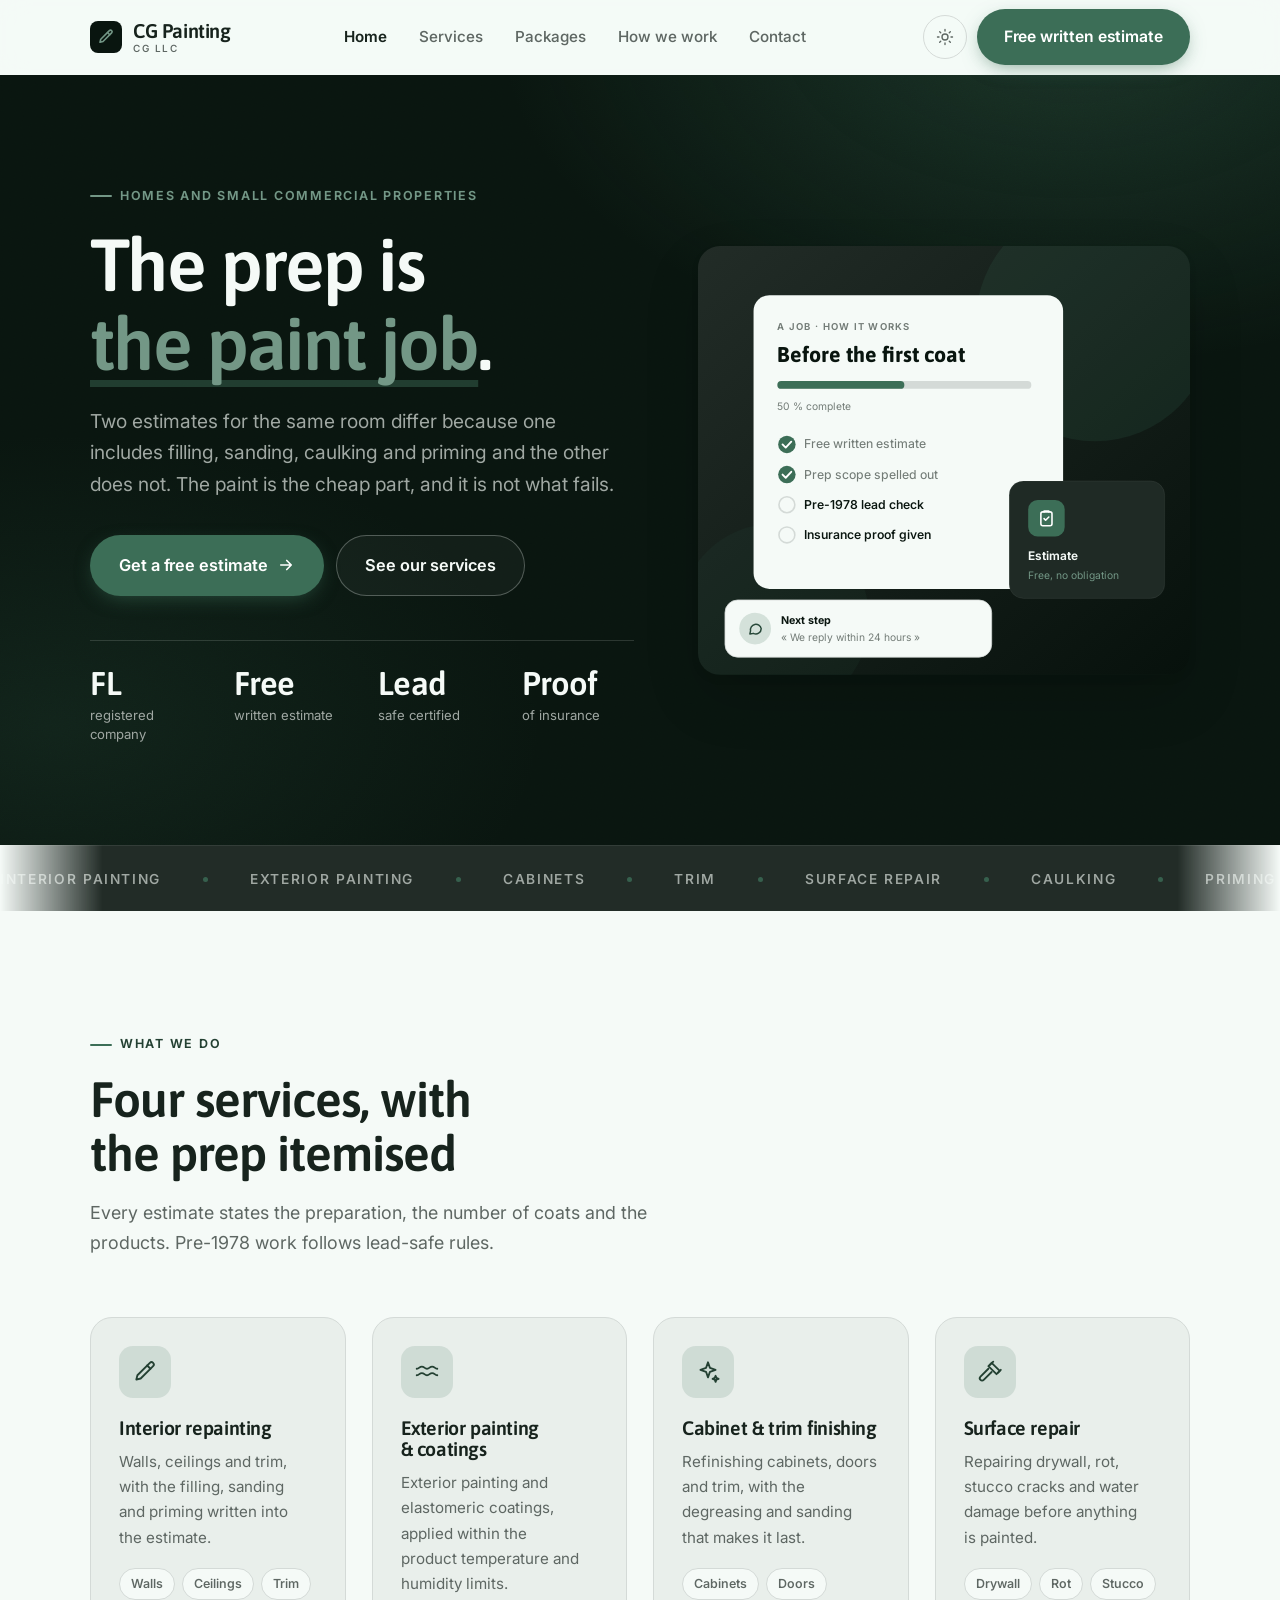
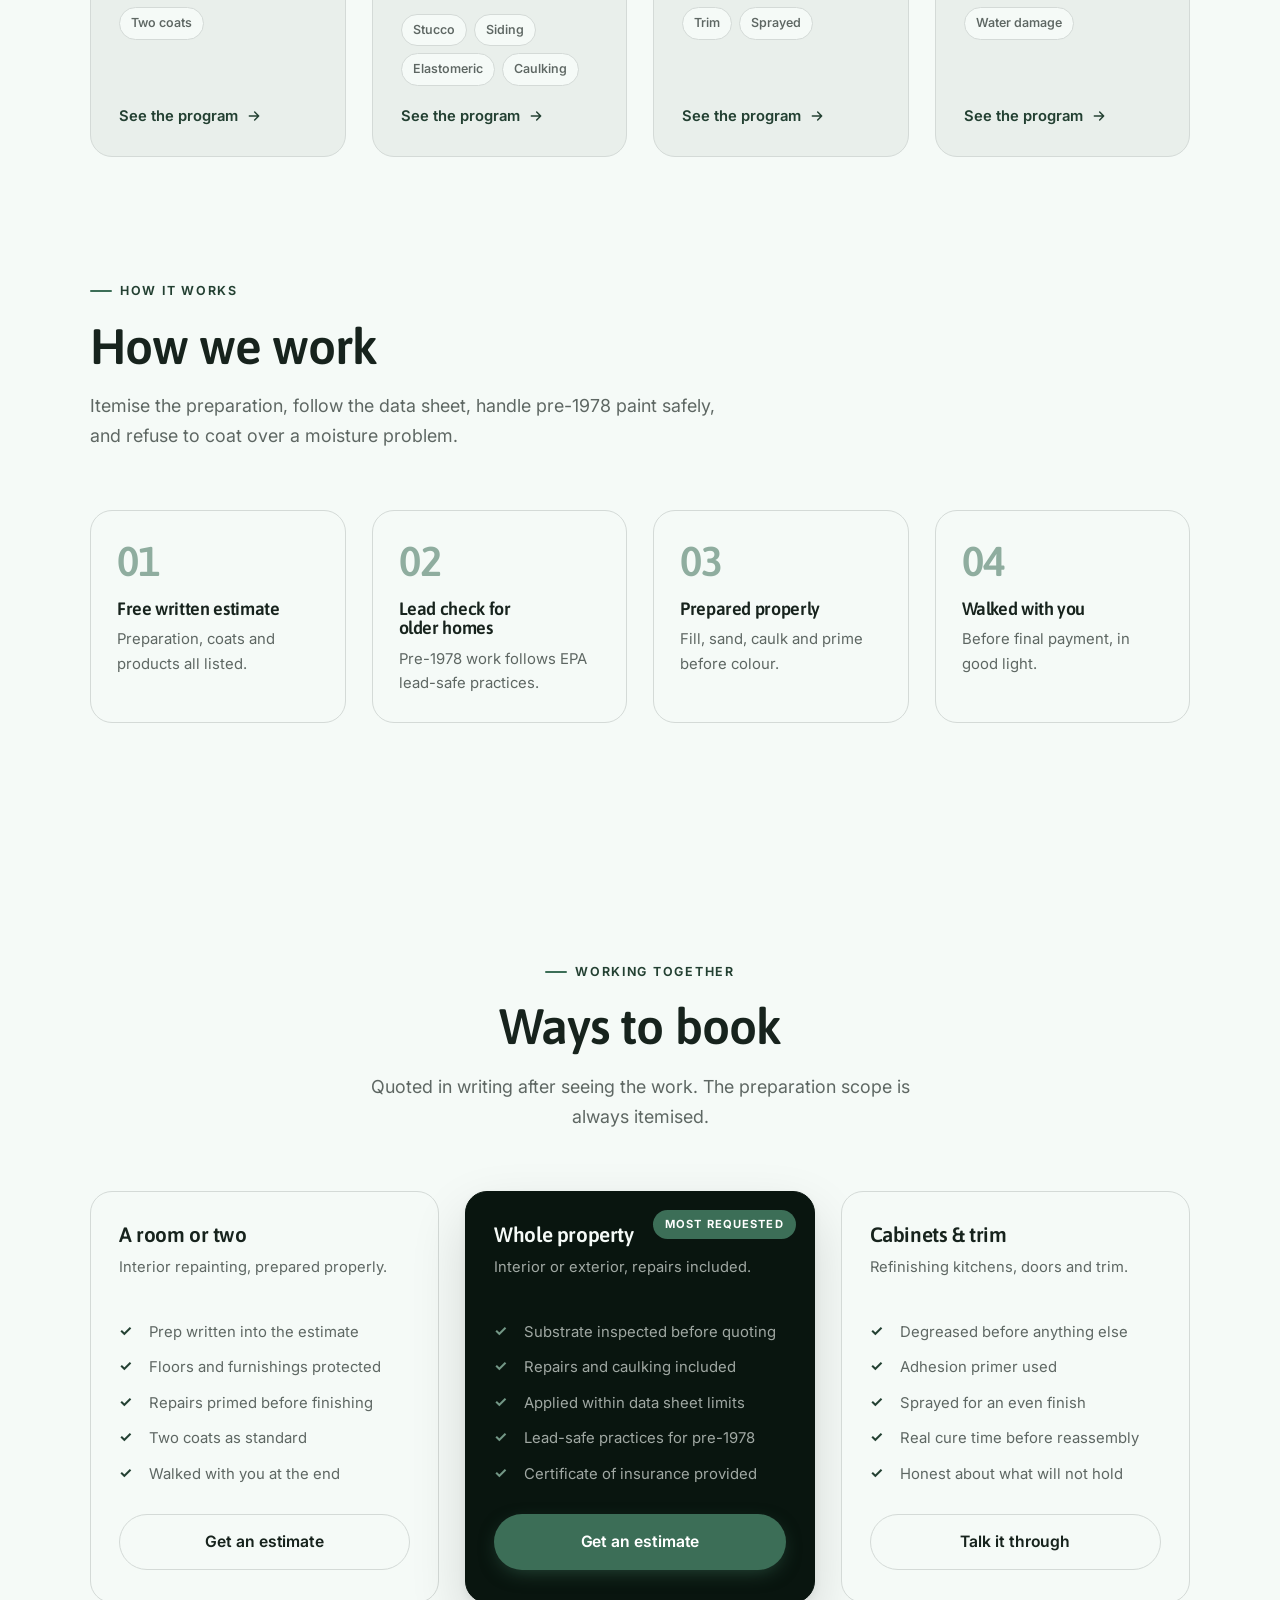
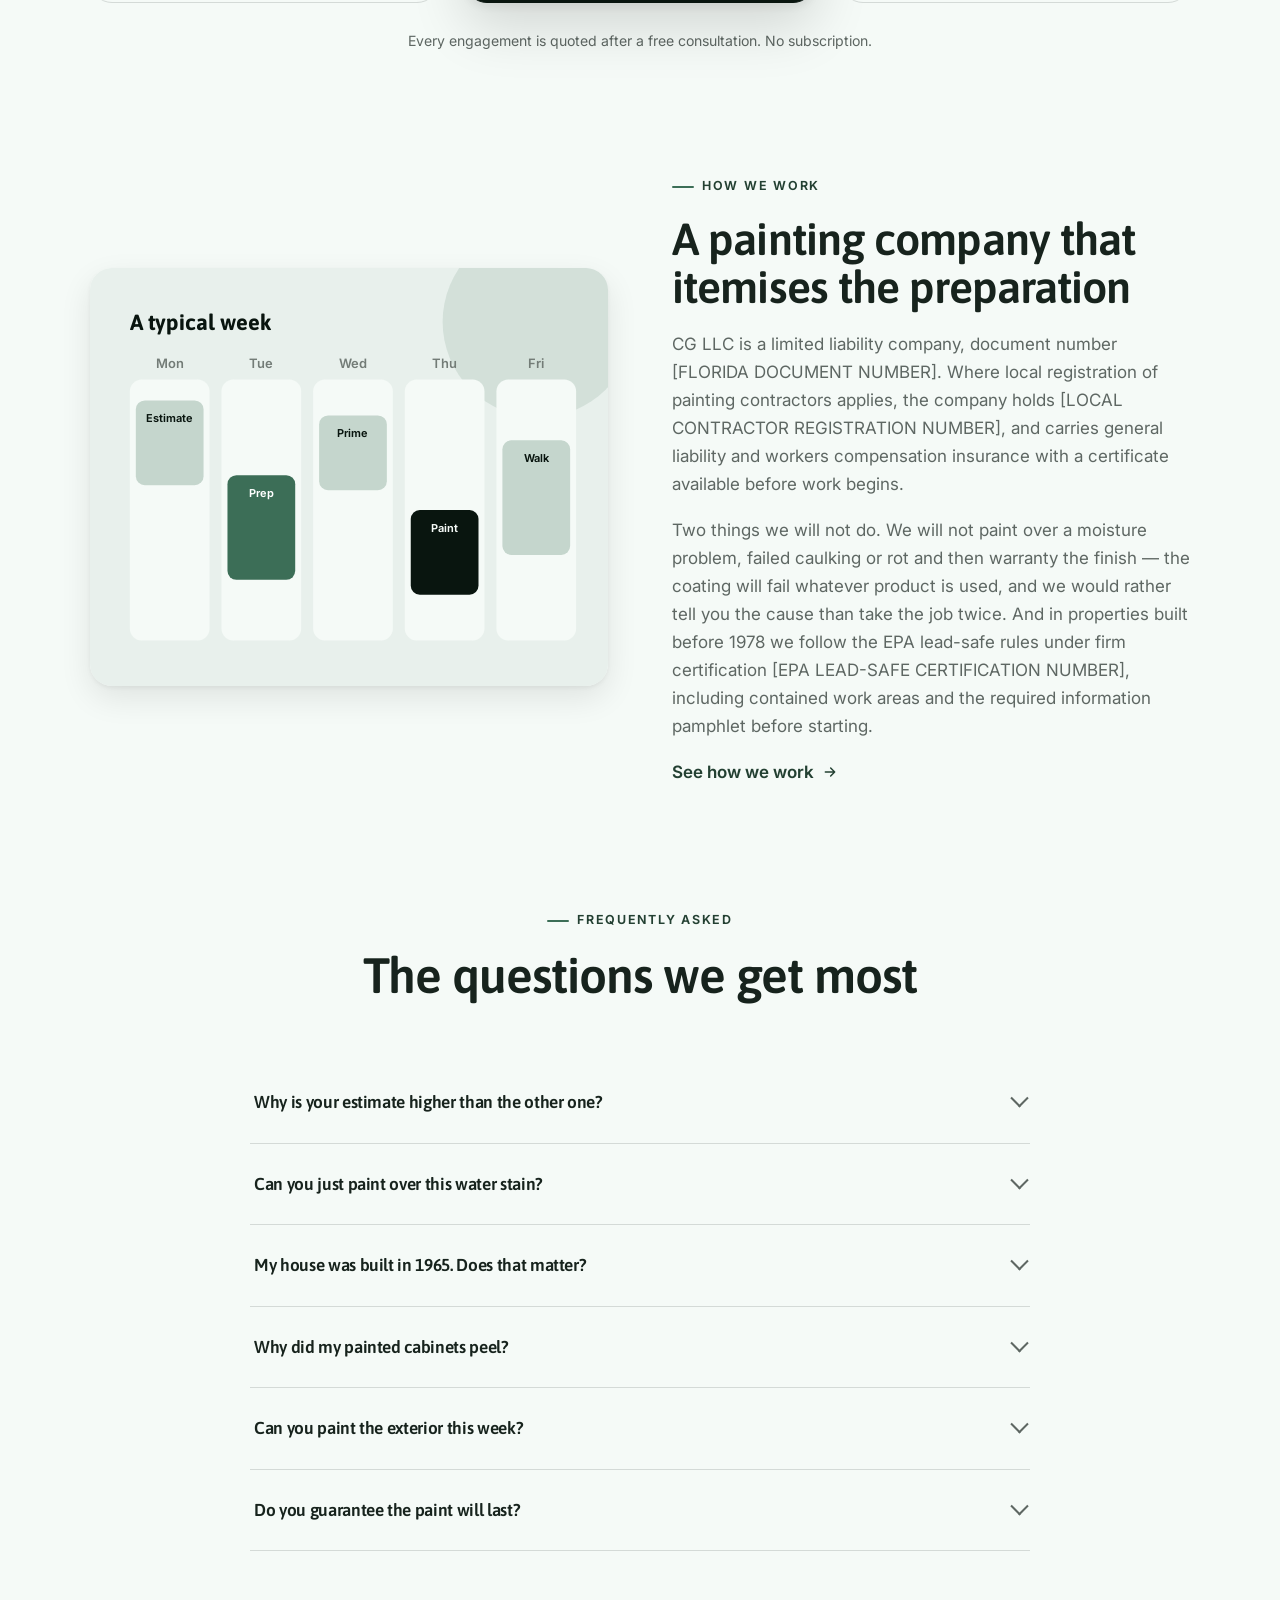
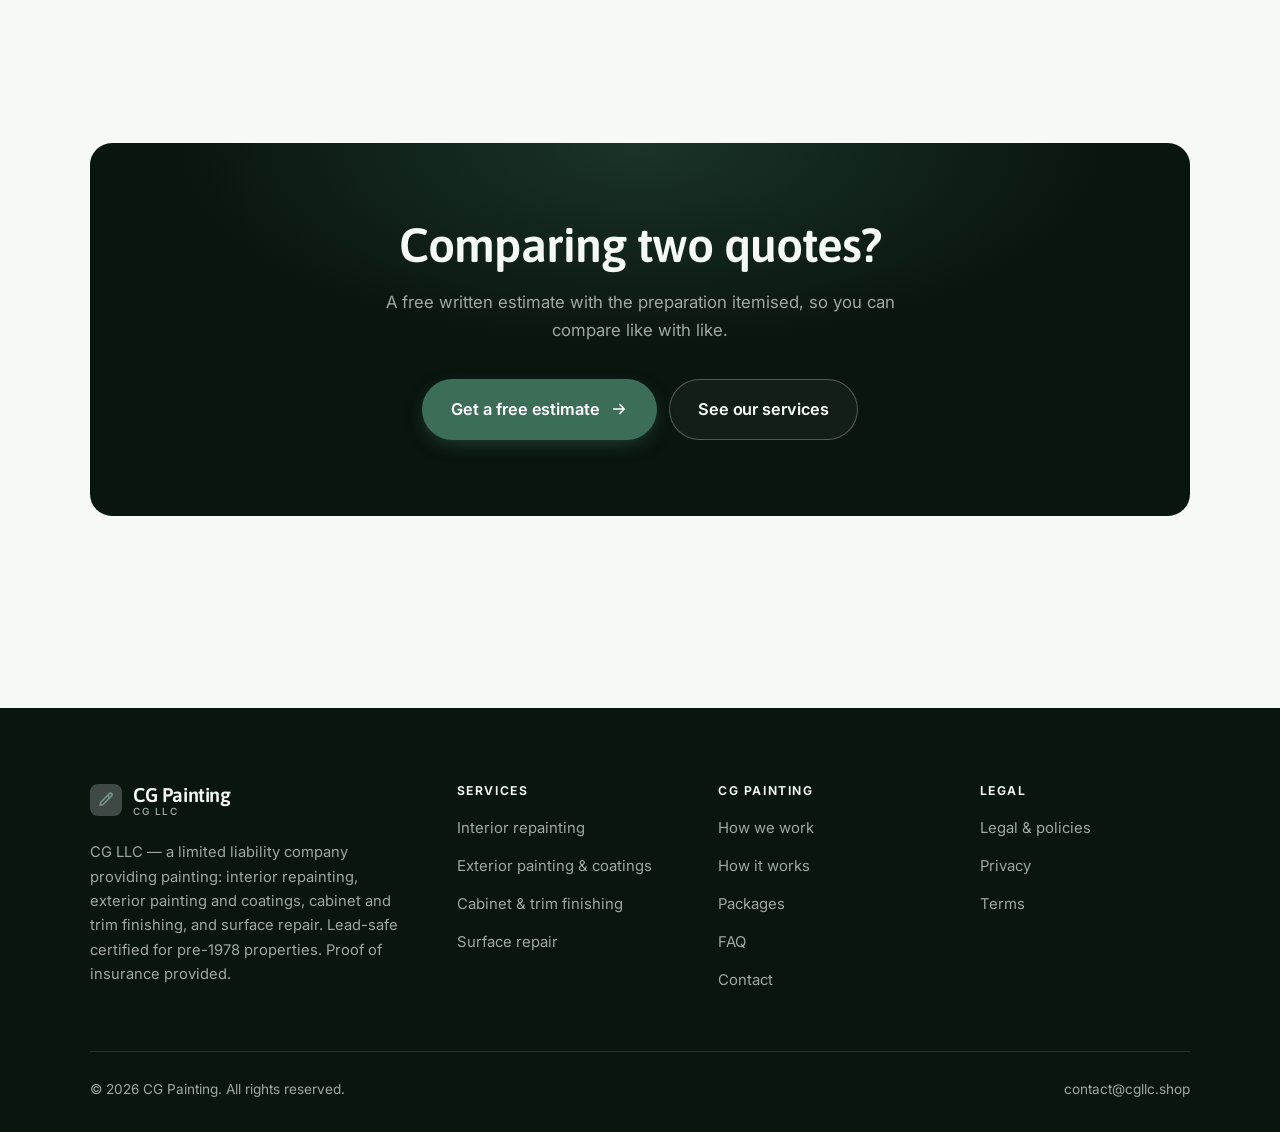
<file: index.html>
<!DOCTYPE html>
<html lang="en" class="no-js">
<head>
<meta charset="utf-8">
<meta name="viewport" content="width=device-width, initial-scale=1">
<title>CG LLC — interior and exterior painting</title>
<meta name="description" content="CG LLC, a painting contractor: interior repainting, exterior painting and coatings, cabinet and trim finishing, and surface repair, with the preparation scope written into every estimate.">
<link rel="canonical" href="https://cgllc.shop/">

<meta property="og:type" content="website">
<meta property="og:url" content="https://cgllc.shop/">
<meta property="og:site_name" content="CG Painting">
<meta property="og:locale" content="en_US">
<meta property="og:title" content="CG LLC — interior and exterior painting">
<meta property="og:description" content="CG LLC, a painting contractor: interior repainting, exterior painting and coatings, cabinet and trim finishing, and surface repair, with the preparation scope written into every estimate.">
<meta name="theme-color" content="#09150f">

<link rel="icon" href="assets/img/favicon.svg" type="image/svg+xml">
<link rel="preconnect" href="https://fonts.googleapis.com">
<link rel="preconnect" href="https://fonts.gstatic.com" crossorigin>
<link rel="stylesheet" href="https://fonts.googleapis.com/css2?family=Asap:wght@400;500;600;700&family=Inter:wght@400..700&display=swap">
<link rel="stylesheet" href="assets/css/style.css">

<!-- Thème appliqué avant le premier rendu (évite le flash) -->
<script>
document.documentElement.classList.remove('no-js');
(function(){try{var t=localStorage.getItem('site-theme');if(t){document.documentElement.setAttribute('data-theme',t);}}catch(e){}})();
</script>
<script type="application/ld+json">
{
  "@context": "https://schema.org",
  "@type": "Organization",
  "name": "CG Painting",
  "url": "https://cgllc.shop/",
  "email": "contact@cgllc.shop",
  "description": "CG LLC, a painting contractor: interior repainting, exterior painting and coatings, cabinet and trim finishing, and surface repair, with the preparation scope written into every estimate.",
  "areaServed": "US",
  "knowsLanguage": "en"
}
</script>
</head>

<body>
<a class="skip-link" href="#main">Skip to main content</a>

<header class="site-header">
  <nav class="wrap nav" aria-label="Main navigation">
    <a class="brand" href="index.html">
      <svg class="brand__mark" viewBox="0 0 64 64" aria-hidden="true">
        <rect class="bm-bg" width="64" height="64" rx="16"/>
        <g class="bm-ic" transform="translate(14 14) scale(1.5)" fill="none" stroke-width="2.1" stroke-linecap="round" stroke-linejoin="round"><path d="M16.5 3.5a2.1 2.1 0 0 1 3 3L8 18l-4 1 1-4z"/><path d="M14 6l3 3"/></g>
      </svg>
      <span>CG Painting<span class="brand__sub">CG LLC</span></span>
    </a>

    <ul class="nav__links" id="nav-links">
      <li><a href="index.html" aria-current="page">Home</a></li>
      <li><a href="programs.html">Services</a></li>
      <li><a href="index.html#pricing">Packages</a></li>
      <li><a href="about.html">How we work</a></li>
      <li><a href="contact.html">Contact</a></li>
      <li><a class="btn btn--primary" href="contact.html">Free written estimate</a></li>
    </ul>

    <div class="nav__cta">
      <button class="theme-toggle" type="button" aria-label="Switch to dark theme">
        <svg class="icon-sun" viewBox="0 0 24 24" fill="none" stroke="currentColor" stroke-width="1.8" stroke-linecap="round" aria-hidden="true"><circle cx="12" cy="12" r="4"/><path d="M12 2v2m0 16v2M2 12h2m16 0h2M4.9 4.9l1.4 1.4m11.4 11.4 1.4 1.4M19.1 4.9l-1.4 1.4M6.3 17.7l-1.4 1.4"/></svg>
        <svg class="icon-moon" viewBox="0 0 24 24" fill="none" stroke="currentColor" stroke-width="1.8" stroke-linecap="round" stroke-linejoin="round" aria-hidden="true"><path d="M21 12.8A9 9 0 1 1 11.2 3a7 7 0 0 0 9.8 9.8z"/></svg>
      </button>
      <a class="btn btn--primary" href="contact.html">Free written estimate</a>
      <button class="nav__toggle" type="button" aria-expanded="false" aria-controls="nav-links" aria-label="Open menu">
        <svg class="icon-open" viewBox="0 0 24 24" fill="none" stroke="currentColor" stroke-width="2" stroke-linecap="round" aria-hidden="true"><path d="M3 6h18M3 12h18M3 18h18"/></svg>
        <svg class="icon-close" viewBox="0 0 24 24" fill="none" stroke="currentColor" stroke-width="2" stroke-linecap="round" aria-hidden="true"><path d="M6 6l12 12M18 6L6 18"/></svg>
      </button>
    </div>
  </nav>
</header>

<main id="main">

<section class="hero">
  <div class="wrap hero__inner">
    <div>
      <span class="eyebrow hero__eyebrow">Homes and small commercial properties</span>
      <h1>The prep is<br> <em>the paint job</em>.</h1>
      <p class="hero__lede">Two estimates for the same room differ because one includes filling, sanding, caulking and priming and the other does not. The paint is the cheap part, and it is not what fails.</p>

      <div class="hero__actions">
        <a class="btn btn--primary btn--lg" href="contact.html">Get a free estimate <svg viewBox="0 0 24 24" fill="none" stroke="currentColor" stroke-width="2.2" stroke-linecap="round" stroke-linejoin="round" aria-hidden="true"><path d="M5 12h14M13 6l6 6-6 6"/></svg></a>
        <a class="btn btn--on-dark btn--lg" href="programs.html">See our services</a>
      </div>

      <ul class="hero__proof">
        <li><span class="stat__num">FL</span><span class="stat__label">registered company</span></li>
        <li><span class="stat__num">Free</span><span class="stat__label">written estimate</span></li>
        <li><span class="stat__num">Lead</span><span class="stat__label">safe certified</span></li>
        <li><span class="stat__num">Proof</span><span class="stat__label">of insurance</span></li>
      </ul>
    </div>

    <div class="hero__art">
      <svg viewBox="0 0 620 540" role="img" aria-label="How a painting job with CG works, from written estimate to the first coat.">
        <defs>
          <linearGradient id="hbg" x1="0" y1="0" x2="1" y2="1">
            <stop offset="0" stop-color="#222c27"/><stop offset="1" stop-color="#07110c"/>
          </linearGradient>
        </defs>
        <rect width="620" height="540" rx="22" fill="url(#hbg)"/>
        <circle cx="500" cy="96" r="150" fill="#3c6e57" opacity=".16"/>
        <circle cx="96" cy="470" r="120" fill="#3c6e57" opacity=".08"/>

        <g style="font-family: var(--font-body)">
          <!-- Carte programme -->
          <rect x="70" y="62" width="390" height="370" rx="20" fill="#f5faf7"/>
          <text x="100" y="106" font-size="12" font-weight="650" letter-spacing="1.6" fill="#737c77">A JOB · HOW IT WORKS</text>
          <text x="100" y="146" font-size="27" font-weight="700" fill="#09150f" style="font-family: var(--font-display)">Before the first coat</text>
          <rect x="100" y="170" width="320" height="10" rx="5" fill="#d4dad7"/>
          <rect x="100" y="170" width="160" height="10" rx="5" fill="#3c6e57"/>
          <text x="100" y="206" font-size="13" fill="#737c77">50 % complete</text>
          <circle cx="112" cy="250" r="11" fill="#3c6e57"/><path d="M106.5 250l4 4 7-7.5" fill="none" stroke="#ffffff" stroke-width="2.4" stroke-linecap="round" stroke-linejoin="round"/><text x="134" y="255" font-size="15.5" fill="#737c77" font-weight="450">Free written estimate</text>
          <circle cx="112" cy="288" r="11" fill="#3c6e57"/><path d="M106.5 288l4 4 7-7.5" fill="none" stroke="#ffffff" stroke-width="2.4" stroke-linecap="round" stroke-linejoin="round"/><text x="134" y="293" font-size="15.5" fill="#737c77" font-weight="450">Prep scope spelled out</text>
          <circle cx="112" cy="326" r="10" fill="none" stroke="#d4dad7" stroke-width="2"/><text x="134" y="331" font-size="15.5" fill="#09150f" font-weight="560">Pre-1978 lead check</text>
          <circle cx="112" cy="364" r="10" fill="none" stroke="#d4dad7" stroke-width="2"/><text x="134" y="369" font-size="15.5" fill="#09150f" font-weight="560">Insurance proof given</text>

          <!-- Carte séance -->
          <rect x="392" y="296" width="196" height="148" rx="18" fill="#1f2a25" stroke="#ffffff" stroke-opacity=".08"/>
          <rect x="416" y="320" width="46" height="46" rx="12" fill="#3c6e57"/>
          <g transform="translate(427 331)" fill="none" stroke="#ffffff" color="#ffffff" stroke-width="2" stroke-linecap="round" stroke-linejoin="round"><rect x="5" y="4" width="14" height="17.5" rx="2.5"/><path d="M9 4V3h6v1M9 12.5l2 2 4-4"/></g>
          <text x="416" y="396" font-size="15" font-weight="650" fill="#f5faf7">Estimate</text>
          <text x="416" y="420" font-size="13" fill="#739786">Free, no obligation</text>

          <!-- Retour du coach -->
          <rect x="34" y="446" width="336" height="72" rx="16" fill="#f5faf7" stroke="#d4dad7"/>
          <circle cx="72" cy="482" r="20" fill="#d4e1da"/>
          <g transform="translate(62 472) scale(.84)" fill="none" stroke="#274839" stroke-width="2.2" stroke-linecap="round" stroke-linejoin="round"><path d="M21 12a8 8 0 0 1-11.6 7.1L4 20l1-4.6A8 8 0 1 1 21 12z"/></g>
          <text x="104" y="476" font-size="13.5" font-weight="700" fill="#09150f">Next step</text>
          <text x="104" y="498" font-size="13" fill="#737c77">« We reply within 24 hours »</text>
        </g>
      </svg>
    </div>
  </div>
</section>

<div class="marquee" aria-hidden="true">
  <div class="marquee__track"><span>Interior painting</span><span>Exterior painting</span><span>Cabinets</span><span>Trim</span><span>Surface repair</span><span>Caulking</span><span>Priming</span><span>Two coats</span><span>Lead safe</span><span>Written prep scope</span><span>Interior painting</span><span>Exterior painting</span><span>Cabinets</span><span>Trim</span><span>Surface repair</span><span>Caulking</span><span>Priming</span><span>Two coats</span><span>Lead safe</span><span>Written prep scope</span></div>
</div>

<section class="section wrap" id="programs">
  <div class="section-head reveal">
    <span class="eyebrow">What we do</span>
    <h2>Four services, with the prep itemised</h2>
    <p>Every estimate states the preparation, the number of coats and the products. Pre-1978 work follows lead-safe rules.</p>
  </div>
  <div class="grid grid--4 reveal-group">
    <a class="card" href="programs.html#interior">
      <div class="card__icon"><svg viewBox="0 0 24 24" fill="none" stroke="currentColor" stroke-width="1.7" stroke-linecap="round" stroke-linejoin="round" aria-hidden="true"><path d="M16.5 3.5a2.1 2.1 0 0 1 3 3L8 18l-4 1 1-4z"/><path d="M14 6l3 3"/></svg></div>
      <h3>Interior repainting</h3>
      <p>Walls, ceilings and trim, with the filling, sanding and priming written into the estimate.</p>
      <ul class="tags"><li>Walls</li><li>Ceilings</li><li>Trim</li><li>Two coats</li></ul>
      <span class="arrow-link">See the program <svg viewBox="0 0 24 24" fill="none" stroke="currentColor" stroke-width="2.2" stroke-linecap="round" stroke-linejoin="round" aria-hidden="true"><path d="M5 12h14M13 6l6 6-6 6"/></svg></span>
    </a>
    <a class="card" href="programs.html#exterior">
      <div class="card__icon"><svg viewBox="0 0 24 24" fill="none" stroke="currentColor" stroke-width="1.7" stroke-linecap="round" stroke-linejoin="round" aria-hidden="true"><path d="M2.5 9c2.4 0 2.4-2 4.75-2s2.4 2 4.75 2 2.4-2 4.75-2 2.4 2 4.75 2M2.5 15c2.4 0 2.4-2 4.75-2s2.4 2 4.75 2 2.4-2 4.75-2 2.4 2 4.75 2"/></svg></div>
      <h3>Exterior painting &amp; coatings</h3>
      <p>Exterior painting and elastomeric coatings, applied within the product temperature and humidity limits.</p>
      <ul class="tags"><li>Stucco</li><li>Siding</li><li>Elastomeric</li><li>Caulking</li></ul>
      <span class="arrow-link">See the program <svg viewBox="0 0 24 24" fill="none" stroke="currentColor" stroke-width="2.2" stroke-linecap="round" stroke-linejoin="round" aria-hidden="true"><path d="M5 12h14M13 6l6 6-6 6"/></svg></span>
    </a>
    <a class="card" href="programs.html#cabinets">
      <div class="card__icon"><svg viewBox="0 0 24 24" fill="none" stroke="currentColor" stroke-width="1.7" stroke-linecap="round" stroke-linejoin="round" aria-hidden="true"><path d="M12 3l1.8 5.2L19 10l-5.2 1.8L12 17l-1.8-5.2L5 10l5.2-1.8zM19 15.5l.8 2 2 .8-2 .8-.8 2-.8-2-2-.8 2-.8z"/></svg></div>
      <h3>Cabinet &amp; trim finishing</h3>
      <p>Refinishing cabinets, doors and trim, with the degreasing and sanding that makes it last.</p>
      <ul class="tags"><li>Cabinets</li><li>Doors</li><li>Trim</li><li>Sprayed</li></ul>
      <span class="arrow-link">See the program <svg viewBox="0 0 24 24" fill="none" stroke="currentColor" stroke-width="2.2" stroke-linecap="round" stroke-linejoin="round" aria-hidden="true"><path d="M5 12h14M13 6l6 6-6 6"/></svg></span>
    </a>
    <a class="card" href="programs.html#repair">
      <div class="card__icon"><svg viewBox="0 0 24 24" fill="none" stroke="currentColor" stroke-width="1.7" stroke-linecap="round" stroke-linejoin="round" aria-hidden="true"><path d="M13.5 3.5 21 11l-3 3-7.5-7.5z"/><path d="M10.5 9 3.2 16.3a2.1 2.1 0 0 0 3 3L13.5 12"/><path d="M15 2.5 12 5.5M19.5 12.5 22 10"/></svg></div>
      <h3>Surface repair</h3>
      <p>Repairing drywall, rot, stucco cracks and water damage before anything is painted.</p>
      <ul class="tags"><li>Drywall</li><li>Rot</li><li>Stucco</li><li>Water damage</li></ul>
      <span class="arrow-link">See the program <svg viewBox="0 0 24 24" fill="none" stroke="currentColor" stroke-width="2.2" stroke-linecap="round" stroke-linejoin="round" aria-hidden="true"><path d="M5 12h14M13 6l6 6-6 6"/></svg></span>
    </a>
  </div>
</section>

<section class="section section--flush wrap" id="how-it-works">
  <div class="section-head reveal">
    <span class="eyebrow">How it works</span>
    <h2>How we work</h2>
    <p>Itemise the preparation, follow the data sheet, handle pre-1978 paint safely, and refuse to coat over a moisture problem.</p>
  </div>
  <div class="grid grid--4 steps reveal-group">
    <article class="step">
      <h3>Free written estimate</h3>
      <p>Preparation, coats and products all listed.</p>
    </article>
    <article class="step">
      <h3>Lead check for older homes</h3>
      <p>Pre-1978 work follows EPA lead-safe practices.</p>
    </article>
    <article class="step">
      <h3>Prepared properly</h3>
      <p>Fill, sand, caulk and prime before colour.</p>
    </article>
    <article class="step">
      <h3>Walked with you</h3>
      <p>Before final payment, in good light.</p>
    </article>
  </div>
</section>

<section class="section wrap" id="pricing">
  <div class="section-head section-head--center reveal">
    <span class="eyebrow">Working together</span>
    <h2>Ways to book</h2>
    <p>Quoted in writing after seeing the work. The preparation scope is always itemised.</p>
  </div>
  <div class="grid grid--3 plans reveal-group">
    <article class="plan">
      
      <h3>A room or two</h3>
      <p class="plan__desc">Interior repainting, prepared properly.</p>
      
      <ul class="plan__features">
        <li>Prep written into the estimate</li>
        <li>Floors and furnishings protected</li>
        <li>Repairs primed before finishing</li>
        <li>Two coats as standard</li>
        <li>Walked with you at the end</li>
      </ul>
      <a class="btn btn--ghost btn--block" href="contact.html">Get an estimate</a>
    </article>
    <article class="plan plan--featured">
      <span class="plan__tag">Most requested</span>
      <h3>Whole property</h3>
      <p class="plan__desc">Interior or exterior, repairs included.</p>
      
      <ul class="plan__features">
        <li>Substrate inspected before quoting</li>
        <li>Repairs and caulking included</li>
        <li>Applied within data sheet limits</li>
        <li>Lead-safe practices for pre-1978</li>
        <li>Certificate of insurance provided</li>
      </ul>
      <a class="btn btn--primary btn--block" href="contact.html">Get an estimate</a>
    </article>
    <article class="plan">
      
      <h3>Cabinets &amp; trim</h3>
      <p class="plan__desc">Refinishing kitchens, doors and trim.</p>
      
      <ul class="plan__features">
        <li>Degreased before anything else</li>
        <li>Adhesion primer used</li>
        <li>Sprayed for an even finish</li>
        <li>Real cure time before reassembly</li>
        <li>Honest about what will not hold</li>
      </ul>
      <a class="btn btn--ghost btn--block" href="contact.html">Talk it through</a>
    </article>
  </div>
  <p class="plans-note">Every engagement is quoted after a free consultation. No subscription.</p>
</section>

<section class="section section--flush wrap">
  <div class="split reveal">
    <div class="split__art">
      <svg viewBox="0 0 520 420" role="img" aria-label="Example of a typical week: Estimate, Prep, Prime, Paint, Walk.">
        <rect width="520" height="420" rx="20" fill="#e8f0ec"/>
        <circle cx="450" cy="54" r="96" fill="#3c6e57" opacity=".12"/>
        <g style="font-family: var(--font-body)">
        <text x="40" y="62" font-size="22" font-weight="700" fill="#09150f" style="font-family: var(--font-display)">A typical week</text>
        <text x="80" y="100" text-anchor="middle" font-size="13" font-weight="600" fill="#737c77">Mon</text>
        <rect x="40" y="112" width="80" height="262" rx="12" fill="#f5faf7"/>
        <rect x="46" y="133" width="68" height="85" rx="9" fill="#c5d6cd"/>
        <text x="80" y="155" text-anchor="middle" font-size="11" font-weight="650" fill="#09150f">Estimate</text>
        <text x="172" y="100" text-anchor="middle" font-size="13" font-weight="600" fill="#737c77">Tue</text>
        <rect x="132" y="112" width="80" height="262" rx="12" fill="#f5faf7"/>
        <rect x="138" y="208" width="68" height="105" rx="9" fill="#3c6e57"/>
        <text x="172" y="230" text-anchor="middle" font-size="11" font-weight="650" fill="#ffffff">Prep</text>
        <text x="264" y="100" text-anchor="middle" font-size="13" font-weight="600" fill="#737c77">Wed</text>
        <rect x="224" y="112" width="80" height="262" rx="12" fill="#f5faf7"/>
        <rect x="230" y="148" width="68" height="75" rx="9" fill="#c5d6cd"/>
        <text x="264" y="170" text-anchor="middle" font-size="11" font-weight="650" fill="#09150f">Prime</text>
        <text x="356" y="100" text-anchor="middle" font-size="13" font-weight="600" fill="#737c77">Thu</text>
        <rect x="316" y="112" width="80" height="262" rx="12" fill="#f5faf7"/>
        <rect x="322" y="243" width="68" height="85" rx="9" fill="#09150f"/>
        <text x="356" y="265" text-anchor="middle" font-size="11" font-weight="650" fill="#f5faf7">Paint</text>
        <text x="448" y="100" text-anchor="middle" font-size="13" font-weight="600" fill="#737c77">Fri</text>
        <rect x="408" y="112" width="80" height="262" rx="12" fill="#f5faf7"/>
        <rect x="414" y="173" width="68" height="115" rx="9" fill="#c5d6cd"/>
        <text x="448" y="195" text-anchor="middle" font-size="11" font-weight="650" fill="#09150f">Walk</text>
        </g>
      </svg>
    </div>
    <div>
      <span class="eyebrow">How we work</span>
      <h2>A painting company that itemises the preparation</h2>
      <p>CG LLC is a limited liability company, document number [FLORIDA DOCUMENT NUMBER]. Where local registration of painting contractors applies, the company holds [LOCAL CONTRACTOR REGISTRATION NUMBER], and carries general liability and workers compensation insurance with a certificate available before work begins.</p>
      <p>Two things we will not do. We will not paint over a moisture problem, failed caulking or rot and then warranty the finish — the coating will fail whatever product is used, and we would rather tell you the cause than take the job twice. And in properties built before 1978 we follow the EPA lead-safe rules under firm certification [EPA LEAD-SAFE CERTIFICATION NUMBER], including contained work areas and the required information pamphlet before starting.</p>
      <p><a class="arrow-link" href="about.html">See how we work <svg viewBox="0 0 24 24" fill="none" stroke="currentColor" stroke-width="2.2" stroke-linecap="round" stroke-linejoin="round" aria-hidden="true"><path d="M5 12h14M13 6l6 6-6 6"/></svg></a></p>
    </div>
  </div>
</section>

<section class="section section--flush wrap" id="faq">
  <div class="section-head section-head--center reveal">
    <span class="eyebrow">Frequently asked</span>
    <h2>The questions we get most</h2>
  </div>
  <div class="faq reveal">
    <details>
      <summary>Why is your estimate higher than the other one?</summary>
      <p>Usually because ours lists the preparation and theirs does not. Ask the cheaper quote what filling, sanding, caulking and priming is included — the answer explains the difference.</p>
    </details>
    <details>
      <summary>Can you just paint over this water stain?</summary>
      <p>Not until we know what caused it. Coating over active moisture fails within a season, and then it looks like the paint was the problem. We will tell you if a leak needs another trade first.</p>
    </details>
    <details>
      <summary>My house was built in 1965. Does that matter?</summary>
      <p>Yes. Work disturbing paint in pre-1978 properties falls under the EPA lead-safe rules — contained work areas, specific practices and an information pamphlet before we start. Any firm that ignores that is cutting a legal corner.</p>
    </details>
    <details>
      <summary>Why did my painted cabinets peel?</summary>
      <p>Almost always grease. Cooking residue cannot be primed over, so degreasing and sanding is the real work. It is the most common failure in cabinet painting.</p>
    </details>
    <details>
      <summary>Can you paint the exterior this week?</summary>
      <p>Only if the weather allows it. Products have temperature and humidity limits on the data sheet, and applying outside them is how a coating fails early. We will reschedule rather than rush it.</p>
    </details>
    <details>
      <summary>Do you guarantee the paint will last?</summary>
      <p>We stand behind our workmanship on the terms in the estimate. We cannot warranty against substrate moisture, structural movement or someone else's work, and we will say which is which before starting.</p>
    </details>
  </div>
</section>

<section class="wrap section--tight">
  <div class="cta-band reveal">
    <h2>Comparing two quotes?</h2>
    <p>A free written estimate with the preparation itemised, so you can compare like with like.</p>
    <div class="hero__actions">
      <a class="btn btn--primary btn--lg" href="contact.html">Get a free estimate <svg viewBox="0 0 24 24" fill="none" stroke="currentColor" stroke-width="2.2" stroke-linecap="round" stroke-linejoin="round" aria-hidden="true"><path d="M5 12h14M13 6l6 6-6 6"/></svg></a>
      <a class="btn btn--on-dark btn--lg" href="programs.html">See our services</a>
    </div>
  </div>
</section>

</main>

<footer class="site-footer">
  <div class="wrap">
    <div class="footer__grid">
      <div class="footer__brand">
        <a class="brand" href="index.html">
          <svg class="brand__mark" viewBox="0 0 64 64" aria-hidden="true">
        <rect class="bm-bg" width="64" height="64" rx="16"/>
        <g class="bm-ic" transform="translate(14 14) scale(1.5)" fill="none" stroke-width="2.1" stroke-linecap="round" stroke-linejoin="round"><path d="M16.5 3.5a2.1 2.1 0 0 1 3 3L8 18l-4 1 1-4z"/><path d="M14 6l3 3"/></g>
      </svg>
          <span>CG Painting<span class="brand__sub">CG LLC</span></span>
        </a>
        <p>CG LLC — a limited liability company providing painting: interior repainting, exterior painting and coatings, cabinet and trim finishing, and surface repair. Lead-safe certified for pre-1978 properties. Proof of insurance provided.</p>
      </div>

      <div class="footer__col">
        <h4>Services</h4>
        <ul>
          <li><a href="programs.html#interior">Interior repainting</a></li>
          <li><a href="programs.html#exterior">Exterior painting &amp; coatings</a></li>
          <li><a href="programs.html#cabinets">Cabinet &amp; trim finishing</a></li>
          <li><a href="programs.html#repair">Surface repair</a></li>
        </ul>
      </div>

      <div class="footer__col">
        <h4>CG Painting</h4>
        <ul>
          <li><a href="about.html">How we work</a></li>
          <li><a href="index.html#how-it-works">How it works</a></li>
          <li><a href="index.html#pricing">Packages</a></li>
          <li><a href="index.html#faq">FAQ</a></li>
          <li><a href="contact.html">Contact</a></li>
        </ul>
      </div>

      <div class="footer__col">
        <h4>Legal</h4>
        <ul>
          <li><a href="legal.html">Legal &amp; policies</a></li>
          <li><a href="legal.html#privacy">Privacy</a></li>
          <li><a href="legal.html#terms">Terms</a></li>
        </ul>
      </div>
    </div>

    <div class="footer__bottom">
      <p>© <span data-year>2026</span> CG Painting. All rights reserved.</p>
      <p><a href="mailto:contact@cgllc.shop">contact@cgllc.shop</a></p>
    </div>
  </div>
</footer>

<script src="assets/js/main.js" defer></script>
</body>
</html>
</file>
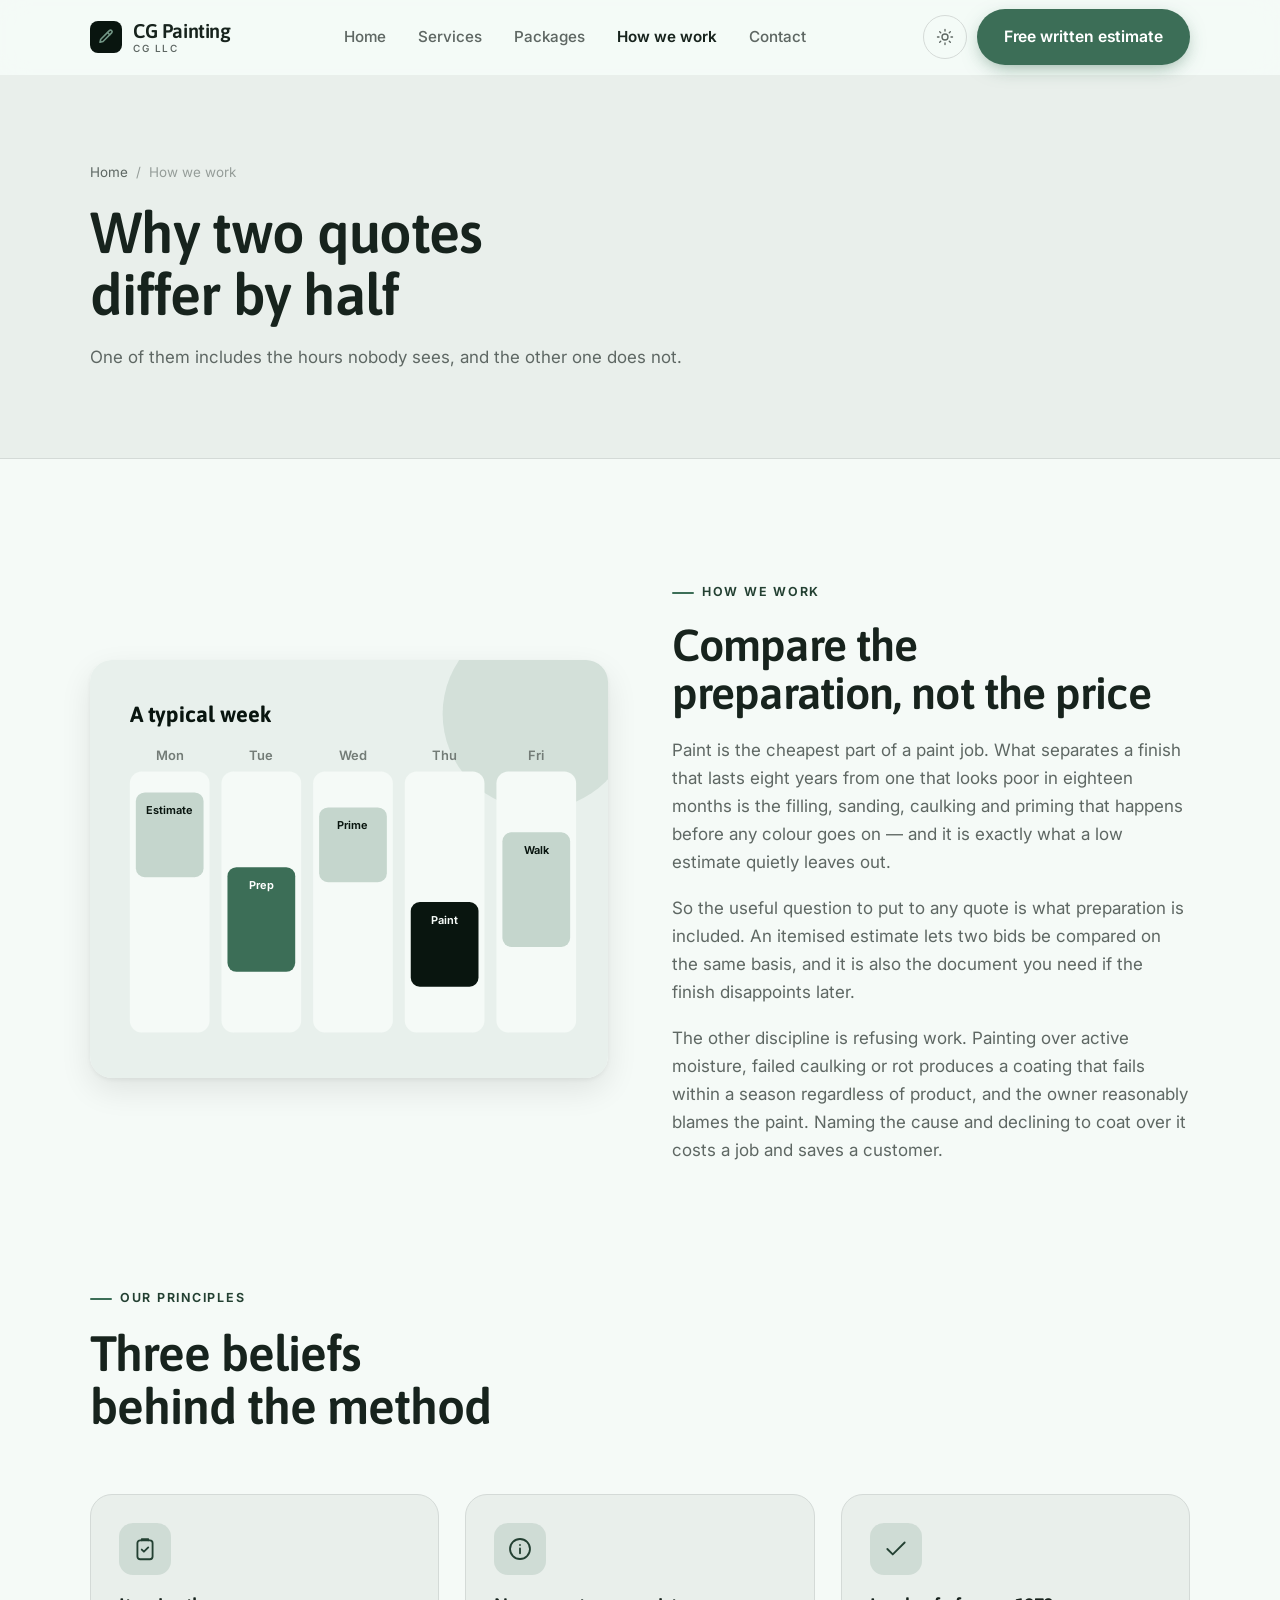
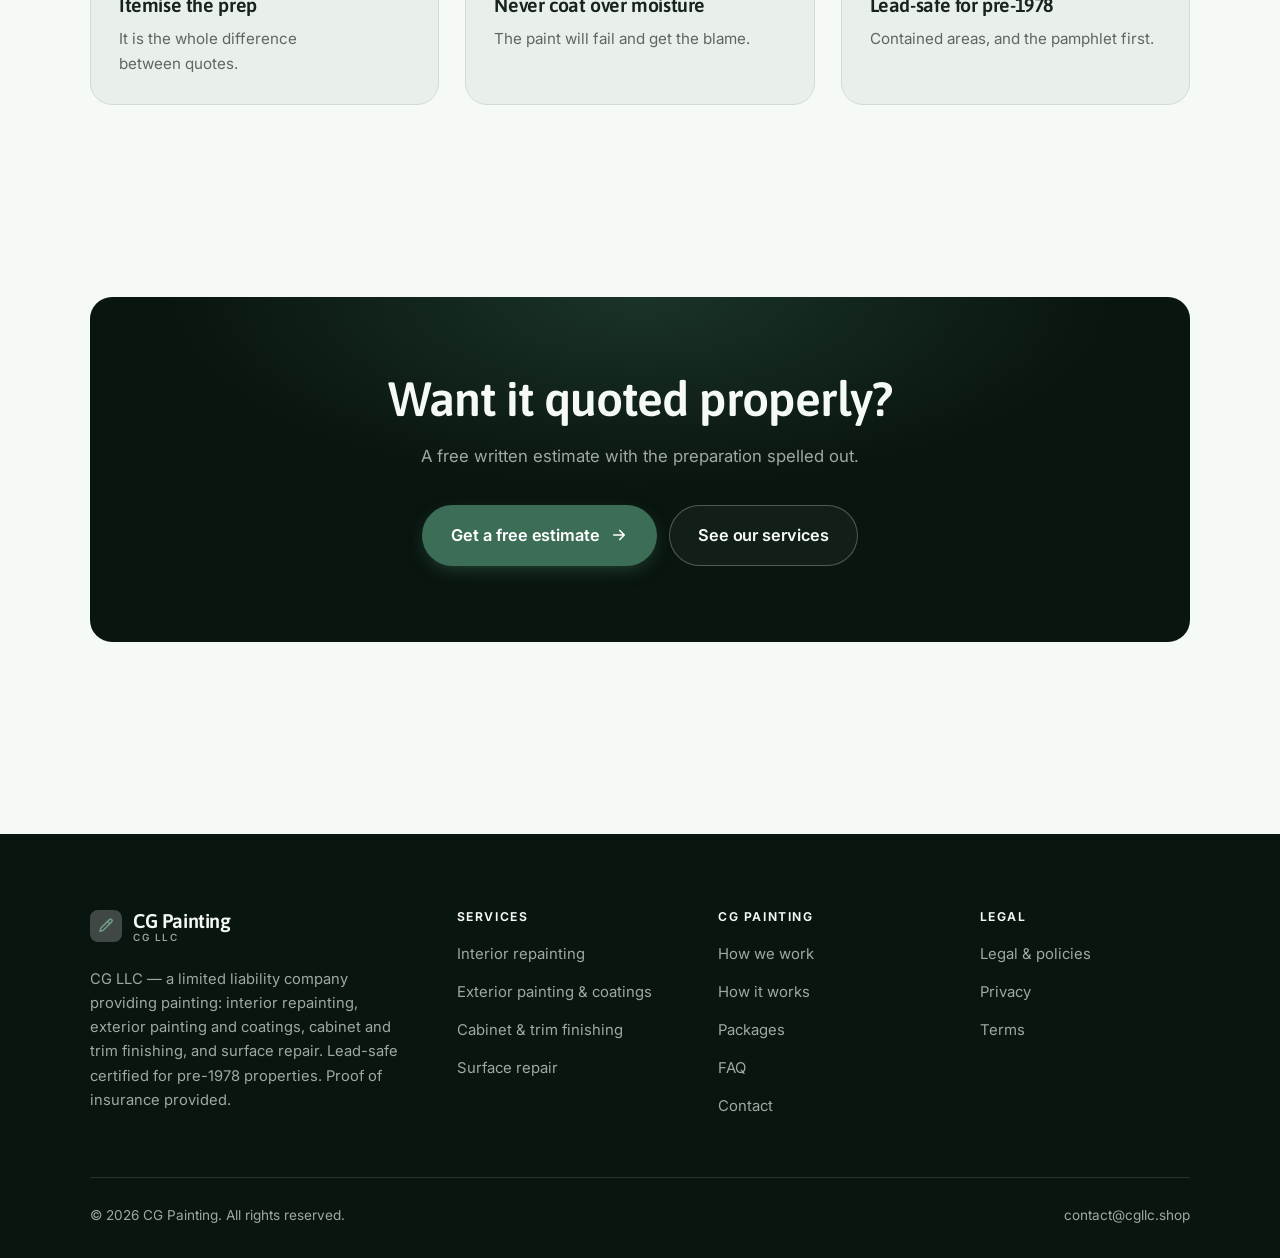
<file: about.html>
<!DOCTYPE html>
<html lang="en" class="no-js">
<head>
<meta charset="utf-8">
<meta name="viewport" content="width=device-width, initial-scale=1">
<title>How we work — CG Painting</title>
<meta name="description" content="About CG LLC, a painting contractor, document number [FLORIDA DOCUMENT NUMBER].">
<link rel="canonical" href="https://cgllc.shop/about.html">

<meta property="og:type" content="website">
<meta property="og:url" content="https://cgllc.shop/about.html">
<meta property="og:site_name" content="CG Painting">
<meta property="og:locale" content="en_US">
<meta property="og:title" content="How we work — CG Painting">
<meta property="og:description" content="About CG LLC, a painting contractor, document number [FLORIDA DOCUMENT NUMBER].">
<meta name="theme-color" content="#09150f">

<link rel="icon" href="assets/img/favicon.svg" type="image/svg+xml">
<link rel="preconnect" href="https://fonts.googleapis.com">
<link rel="preconnect" href="https://fonts.gstatic.com" crossorigin>
<link rel="stylesheet" href="https://fonts.googleapis.com/css2?family=Asap:wght@400;500;600;700&family=Inter:wght@400..700&display=swap">
<link rel="stylesheet" href="assets/css/style.css">

<!-- Thème appliqué avant le premier rendu (évite le flash) -->
<script>
document.documentElement.classList.remove('no-js');
(function(){try{var t=localStorage.getItem('site-theme');if(t){document.documentElement.setAttribute('data-theme',t);}}catch(e){}})();
</script>
</head>

<body>
<a class="skip-link" href="#main">Skip to main content</a>

<header class="site-header">
  <nav class="wrap nav" aria-label="Main navigation">
    <a class="brand" href="index.html">
      <svg class="brand__mark" viewBox="0 0 64 64" aria-hidden="true">
        <rect class="bm-bg" width="64" height="64" rx="16"/>
        <g class="bm-ic" transform="translate(14 14) scale(1.5)" fill="none" stroke-width="2.1" stroke-linecap="round" stroke-linejoin="round"><path d="M16.5 3.5a2.1 2.1 0 0 1 3 3L8 18l-4 1 1-4z"/><path d="M14 6l3 3"/></g>
      </svg>
      <span>CG Painting<span class="brand__sub">CG LLC</span></span>
    </a>

    <ul class="nav__links" id="nav-links">
      <li><a href="index.html">Home</a></li>
      <li><a href="programs.html">Services</a></li>
      <li><a href="index.html#pricing">Packages</a></li>
      <li><a href="about.html" aria-current="page">How we work</a></li>
      <li><a href="contact.html">Contact</a></li>
      <li><a class="btn btn--primary" href="contact.html">Free written estimate</a></li>
    </ul>

    <div class="nav__cta">
      <button class="theme-toggle" type="button" aria-label="Switch to dark theme">
        <svg class="icon-sun" viewBox="0 0 24 24" fill="none" stroke="currentColor" stroke-width="1.8" stroke-linecap="round" aria-hidden="true"><circle cx="12" cy="12" r="4"/><path d="M12 2v2m0 16v2M2 12h2m16 0h2M4.9 4.9l1.4 1.4m11.4 11.4 1.4 1.4M19.1 4.9l-1.4 1.4M6.3 17.7l-1.4 1.4"/></svg>
        <svg class="icon-moon" viewBox="0 0 24 24" fill="none" stroke="currentColor" stroke-width="1.8" stroke-linecap="round" stroke-linejoin="round" aria-hidden="true"><path d="M21 12.8A9 9 0 1 1 11.2 3a7 7 0 0 0 9.8 9.8z"/></svg>
      </button>
      <a class="btn btn--primary" href="contact.html">Free written estimate</a>
      <button class="nav__toggle" type="button" aria-expanded="false" aria-controls="nav-links" aria-label="Open menu">
        <svg class="icon-open" viewBox="0 0 24 24" fill="none" stroke="currentColor" stroke-width="2" stroke-linecap="round" aria-hidden="true"><path d="M3 6h18M3 12h18M3 18h18"/></svg>
        <svg class="icon-close" viewBox="0 0 24 24" fill="none" stroke="currentColor" stroke-width="2" stroke-linecap="round" aria-hidden="true"><path d="M6 6l12 12M18 6L6 18"/></svg>
      </button>
    </div>
  </nav>
</header>

<main id="main">

<section class="page-head">
  <div class="wrap">
    <nav class="breadcrumb" aria-label="Breadcrumb">
      <a href="index.html">Home</a><span>/</span><span aria-current="page">How we work</span>
    </nav>
    <h1>Why two quotes differ by half</h1>
    <p>One of them includes the hours nobody sees, and the other one does not.</p>
  </div>
</section>

<section class="section wrap">
  <div class="split reveal">
    <div class="split__art">
      <svg viewBox="0 0 520 420" role="img" aria-label="Example of a typical week: Estimate, Prep, Prime, Paint, Walk.">
        <rect width="520" height="420" rx="20" fill="#e8f0ec"/>
        <circle cx="450" cy="54" r="96" fill="#3c6e57" opacity=".12"/>
        <g style="font-family: var(--font-body)">
        <text x="40" y="62" font-size="22" font-weight="700" fill="#09150f" style="font-family: var(--font-display)">A typical week</text>
        <text x="80" y="100" text-anchor="middle" font-size="13" font-weight="600" fill="#737c77">Mon</text>
        <rect x="40" y="112" width="80" height="262" rx="12" fill="#f5faf7"/>
        <rect x="46" y="133" width="68" height="85" rx="9" fill="#c5d6cd"/>
        <text x="80" y="155" text-anchor="middle" font-size="11" font-weight="650" fill="#09150f">Estimate</text>
        <text x="172" y="100" text-anchor="middle" font-size="13" font-weight="600" fill="#737c77">Tue</text>
        <rect x="132" y="112" width="80" height="262" rx="12" fill="#f5faf7"/>
        <rect x="138" y="208" width="68" height="105" rx="9" fill="#3c6e57"/>
        <text x="172" y="230" text-anchor="middle" font-size="11" font-weight="650" fill="#ffffff">Prep</text>
        <text x="264" y="100" text-anchor="middle" font-size="13" font-weight="600" fill="#737c77">Wed</text>
        <rect x="224" y="112" width="80" height="262" rx="12" fill="#f5faf7"/>
        <rect x="230" y="148" width="68" height="75" rx="9" fill="#c5d6cd"/>
        <text x="264" y="170" text-anchor="middle" font-size="11" font-weight="650" fill="#09150f">Prime</text>
        <text x="356" y="100" text-anchor="middle" font-size="13" font-weight="600" fill="#737c77">Thu</text>
        <rect x="316" y="112" width="80" height="262" rx="12" fill="#f5faf7"/>
        <rect x="322" y="243" width="68" height="85" rx="9" fill="#09150f"/>
        <text x="356" y="265" text-anchor="middle" font-size="11" font-weight="650" fill="#f5faf7">Paint</text>
        <text x="448" y="100" text-anchor="middle" font-size="13" font-weight="600" fill="#737c77">Fri</text>
        <rect x="408" y="112" width="80" height="262" rx="12" fill="#f5faf7"/>
        <rect x="414" y="173" width="68" height="115" rx="9" fill="#c5d6cd"/>
        <text x="448" y="195" text-anchor="middle" font-size="11" font-weight="650" fill="#09150f">Walk</text>
        </g>
      </svg>
    </div>
    <div>
      <span class="eyebrow">How we work</span>
      <h2>Compare the preparation, not the price</h2>
      <p>Paint is the cheapest part of a paint job. What separates a finish that lasts eight years from one that looks poor in eighteen months is the filling, sanding, caulking and priming that happens before any colour goes on — and it is exactly what a low estimate quietly leaves out.</p>
      <p>So the useful question to put to any quote is what preparation is included. An itemised estimate lets two bids be compared on the same basis, and it is also the document you need if the finish disappoints later.</p>
      <p>The other discipline is refusing work. Painting over active moisture, failed caulking or rot produces a coating that fails within a season regardless of product, and the owner reasonably blames the paint. Naming the cause and declining to coat over it costs a job and saves a customer.</p>
      <!--
        TO DO: add a short introduction of the coach (name, real background),
        with a photo if possible. Do not invent credentials — see README.md.
      -->
    </div>
  </div>
</section>

<section class="section section--flush wrap">
  <div class="section-head reveal">
    <span class="eyebrow">Our principles</span>
    <h2>Three beliefs behind the method</h2>
  </div>
  <div class="grid grid--3 reveal-group">
    <article class="card">
      <div class="card__icon"><svg viewBox="0 0 24 24" fill="none" stroke="currentColor" stroke-width="1.7" stroke-linecap="round" stroke-linejoin="round" aria-hidden="true"><rect x="5" y="4" width="14" height="17.5" rx="2.5"/><path d="M9 4V3h6v1M9 12.5l2 2 4-4"/></svg></div>
      <h3>Itemise the prep</h3>
      <p>It is the whole difference between quotes.</p>
    </article>
    <article class="card">
      <div class="card__icon"><svg viewBox="0 0 24 24" fill="none" stroke="currentColor" stroke-width="1.7" stroke-linecap="round" stroke-linejoin="round" aria-hidden="true"><circle cx="12" cy="12" r="9.2"/><path d="M12 16v-4.5M12 8.2v.1"/></svg></div>
      <h3>Never coat over moisture</h3>
      <p>The paint will fail and get the blame.</p>
    </article>
    <article class="card">
      <div class="card__icon"><svg viewBox="0 0 24 24" fill="none" stroke="currentColor" stroke-width="1.7" stroke-linecap="round" stroke-linejoin="round" aria-hidden="true"><path d="M20 6 9 17l-5-5"/></svg></div>
      <h3>Lead-safe for pre-1978</h3>
      <p>Contained areas, and the pamphlet first.</p>
    </article>
  </div>
</section>

<section class="wrap section--tight">
  <div class="cta-band reveal">
    <h2>Want it quoted properly?</h2>
    <p>A free written estimate with the preparation spelled out.</p>
    <div class="hero__actions">
      <a class="btn btn--primary btn--lg" href="contact.html">Get a free estimate <svg viewBox="0 0 24 24" fill="none" stroke="currentColor" stroke-width="2.2" stroke-linecap="round" stroke-linejoin="round" aria-hidden="true"><path d="M5 12h14M13 6l6 6-6 6"/></svg></a>
      <a class="btn btn--on-dark btn--lg" href="programs.html">See our services</a>
    </div>
  </div>
</section>

</main>

<footer class="site-footer">
  <div class="wrap">
    <div class="footer__grid">
      <div class="footer__brand">
        <a class="brand" href="index.html">
          <svg class="brand__mark" viewBox="0 0 64 64" aria-hidden="true">
        <rect class="bm-bg" width="64" height="64" rx="16"/>
        <g class="bm-ic" transform="translate(14 14) scale(1.5)" fill="none" stroke-width="2.1" stroke-linecap="round" stroke-linejoin="round"><path d="M16.5 3.5a2.1 2.1 0 0 1 3 3L8 18l-4 1 1-4z"/><path d="M14 6l3 3"/></g>
      </svg>
          <span>CG Painting<span class="brand__sub">CG LLC</span></span>
        </a>
        <p>CG LLC — a limited liability company providing painting: interior repainting, exterior painting and coatings, cabinet and trim finishing, and surface repair. Lead-safe certified for pre-1978 properties. Proof of insurance provided.</p>
      </div>

      <div class="footer__col">
        <h4>Services</h4>
        <ul>
          <li><a href="programs.html#interior">Interior repainting</a></li>
          <li><a href="programs.html#exterior">Exterior painting &amp; coatings</a></li>
          <li><a href="programs.html#cabinets">Cabinet &amp; trim finishing</a></li>
          <li><a href="programs.html#repair">Surface repair</a></li>
        </ul>
      </div>

      <div class="footer__col">
        <h4>CG Painting</h4>
        <ul>
          <li><a href="about.html">How we work</a></li>
          <li><a href="index.html#how-it-works">How it works</a></li>
          <li><a href="index.html#pricing">Packages</a></li>
          <li><a href="index.html#faq">FAQ</a></li>
          <li><a href="contact.html">Contact</a></li>
        </ul>
      </div>

      <div class="footer__col">
        <h4>Legal</h4>
        <ul>
          <li><a href="legal.html">Legal &amp; policies</a></li>
          <li><a href="legal.html#privacy">Privacy</a></li>
          <li><a href="legal.html#terms">Terms</a></li>
        </ul>
      </div>
    </div>

    <div class="footer__bottom">
      <p>© <span data-year>2026</span> CG Painting. All rights reserved.</p>
      <p><a href="mailto:contact@cgllc.shop">contact@cgllc.shop</a></p>
    </div>
  </div>
</footer>

<script src="assets/js/main.js" defer></script>
</body>
</html>
</file>
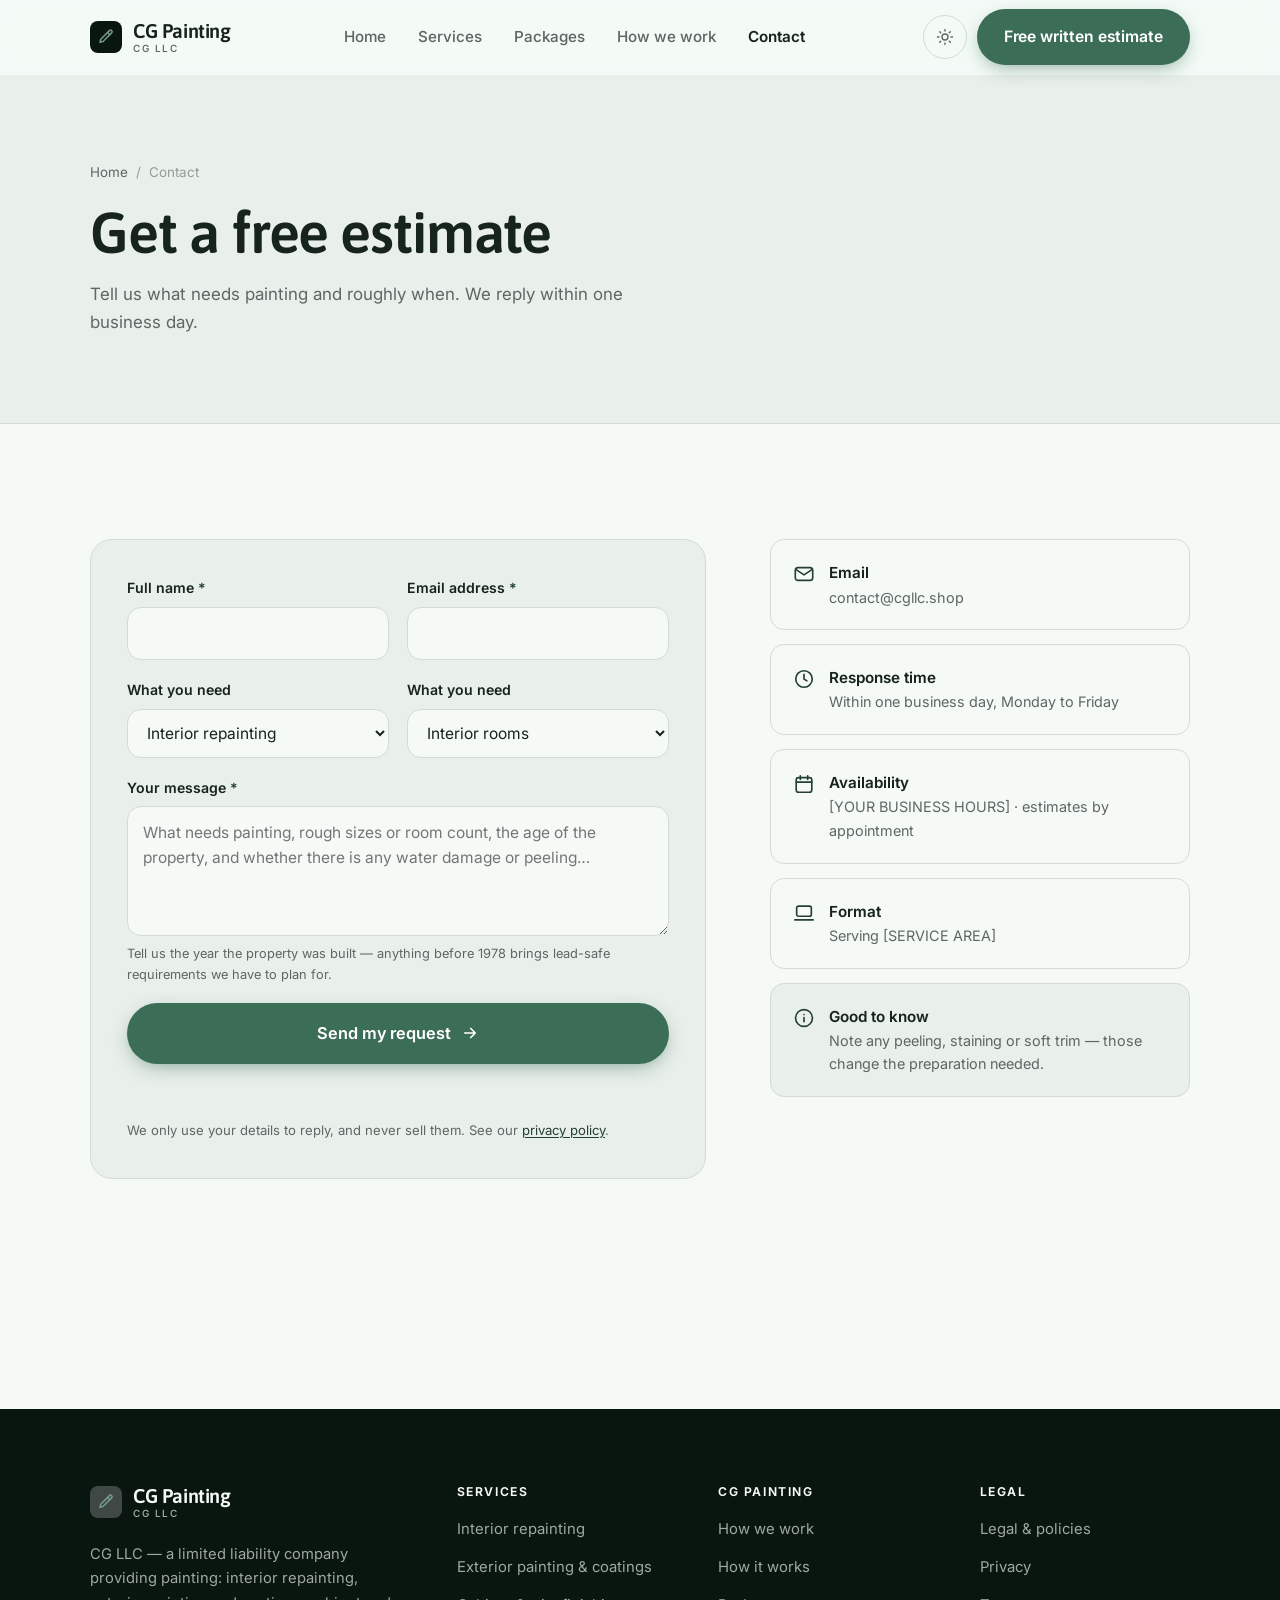
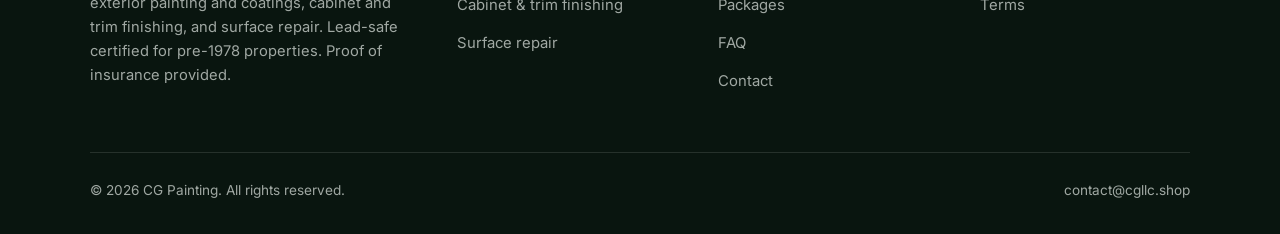
<file: contact.html>
<!DOCTYPE html>
<html lang="en" class="no-js">
<head>
<meta charset="utf-8">
<meta name="viewport" content="width=device-width, initial-scale=1">
<title>Contact — CG Painting</title>
<meta name="description" content="Contact CG LLC for a painting estimate. We reply within one business day.">
<link rel="canonical" href="https://cgllc.shop/contact.html">

<meta property="og:type" content="website">
<meta property="og:url" content="https://cgllc.shop/contact.html">
<meta property="og:site_name" content="CG Painting">
<meta property="og:locale" content="en_US">
<meta property="og:title" content="Contact — CG Painting">
<meta property="og:description" content="Contact CG LLC for a painting estimate. We reply within one business day.">
<meta name="theme-color" content="#09150f">

<link rel="icon" href="assets/img/favicon.svg" type="image/svg+xml">
<link rel="preconnect" href="https://fonts.googleapis.com">
<link rel="preconnect" href="https://fonts.gstatic.com" crossorigin>
<link rel="stylesheet" href="https://fonts.googleapis.com/css2?family=Asap:wght@400;500;600;700&family=Inter:wght@400..700&display=swap">
<link rel="stylesheet" href="assets/css/style.css">

<!-- Thème appliqué avant le premier rendu (évite le flash) -->
<script>
document.documentElement.classList.remove('no-js');
(function(){try{var t=localStorage.getItem('site-theme');if(t){document.documentElement.setAttribute('data-theme',t);}}catch(e){}})();
</script>
</head>

<body>
<a class="skip-link" href="#main">Skip to main content</a>

<header class="site-header">
  <nav class="wrap nav" aria-label="Main navigation">
    <a class="brand" href="index.html">
      <svg class="brand__mark" viewBox="0 0 64 64" aria-hidden="true">
        <rect class="bm-bg" width="64" height="64" rx="16"/>
        <g class="bm-ic" transform="translate(14 14) scale(1.5)" fill="none" stroke-width="2.1" stroke-linecap="round" stroke-linejoin="round"><path d="M16.5 3.5a2.1 2.1 0 0 1 3 3L8 18l-4 1 1-4z"/><path d="M14 6l3 3"/></g>
      </svg>
      <span>CG Painting<span class="brand__sub">CG LLC</span></span>
    </a>

    <ul class="nav__links" id="nav-links">
      <li><a href="index.html">Home</a></li>
      <li><a href="programs.html">Services</a></li>
      <li><a href="index.html#pricing">Packages</a></li>
      <li><a href="about.html">How we work</a></li>
      <li><a href="contact.html" aria-current="page">Contact</a></li>
      <li><a class="btn btn--primary" href="contact.html">Free written estimate</a></li>
    </ul>

    <div class="nav__cta">
      <button class="theme-toggle" type="button" aria-label="Switch to dark theme">
        <svg class="icon-sun" viewBox="0 0 24 24" fill="none" stroke="currentColor" stroke-width="1.8" stroke-linecap="round" aria-hidden="true"><circle cx="12" cy="12" r="4"/><path d="M12 2v2m0 16v2M2 12h2m16 0h2M4.9 4.9l1.4 1.4m11.4 11.4 1.4 1.4M19.1 4.9l-1.4 1.4M6.3 17.7l-1.4 1.4"/></svg>
        <svg class="icon-moon" viewBox="0 0 24 24" fill="none" stroke="currentColor" stroke-width="1.8" stroke-linecap="round" stroke-linejoin="round" aria-hidden="true"><path d="M21 12.8A9 9 0 1 1 11.2 3a7 7 0 0 0 9.8 9.8z"/></svg>
      </button>
      <a class="btn btn--primary" href="contact.html">Free written estimate</a>
      <button class="nav__toggle" type="button" aria-expanded="false" aria-controls="nav-links" aria-label="Open menu">
        <svg class="icon-open" viewBox="0 0 24 24" fill="none" stroke="currentColor" stroke-width="2" stroke-linecap="round" aria-hidden="true"><path d="M3 6h18M3 12h18M3 18h18"/></svg>
        <svg class="icon-close" viewBox="0 0 24 24" fill="none" stroke="currentColor" stroke-width="2" stroke-linecap="round" aria-hidden="true"><path d="M6 6l12 12M18 6L6 18"/></svg>
      </button>
    </div>
  </nav>
</header>

<main id="main">

<section class="page-head">
  <div class="wrap">
    <nav class="breadcrumb" aria-label="Breadcrumb">
      <a href="index.html">Home</a><span>/</span><span aria-current="page">Contact</span>
    </nav>
    <h1>Get a free estimate</h1>
    <p>Tell us what needs painting and roughly when. We reply within one business day.</p>
  </div>
</section>

<section class="section wrap">
  <div class="form-layout">

    <!--
      FORM: the action attribute holds a placeholder id. Create a free form at
      https://formspree.io and replace VOTRE_ID_FORMSPREE. Until then, the button
      opens the visitor's email app with a pre-filled message to contact@cgllc.shop.
    -->
    <form class="form" id="contact-form" action="https://formspree.io/f/VOTRE_ID_FORMSPREE" method="POST"
          data-email="contact@cgllc.shop" data-subject="Painting enquiry"
          data-msg-mail="Your email app will open with the message ready to send." data-msg-sending="Sending…"
          data-msg-ok="Thanks! Your message is on its way. We reply within one business day." data-msg-err="Sending failed. Please email us directly at">
      <div class="form__row">
        <div class="field">
          <label for="nom">Full name <span class="req" aria-hidden="true">*</span></label>
          <input type="text" id="nom" name="nom" autocomplete="name" required>
        </div>
        <div class="field">
          <label for="email">Email address <span class="req" aria-hidden="true">*</span></label>
          <input type="email" id="email" name="email" autocomplete="email" required>
        </div>
      </div>

      <div class="form__row">
        <div class="field">
          <label for="programme">What you need</label>
          <select id="programme" name="programme">
            <option>Interior repainting</option>
            <option>Exterior painting &amp; coatings</option>
            <option>Cabinet &amp; trim finishing</option>
            <option>Surface repair</option>
            <option>Not sure yet</option>
          </select>
        </div>
        <div class="field">
          <label for="niveau">What you need</label>
          <select id="niveau" name="niveau">
            <option>Interior rooms</option>
            <option>Exterior of the property</option>
            <option>Cabinets or trim</option>
            <option>Repairs then painting</option>
          </select>
        </div>
      </div>

      <div class="field">
        <label for="message">Your message <span class="req" aria-hidden="true">*</span></label>
        <textarea id="message" name="message" required placeholder="What needs painting, rough sizes or room count, the age of the property, and whether there is any water damage or peeling…"></textarea>
        <span class="field__hint">Tell us the year the property was built — anything before 1978 brings lead-safe requirements we have to plan for.</span>
      </div>

      <!-- Bot trap: hidden from humans -->
      <div class="visually-hidden" aria-hidden="true">
        <label for="site-web">Leave this field empty</label>
        <input type="text" id="site-web" name="_gotcha" tabindex="-1" autocomplete="off">
      </div>

      <button class="btn btn--primary btn--lg" type="submit">Send my request <svg viewBox="0 0 24 24" fill="none" stroke="currentColor" stroke-width="2.2" stroke-linecap="round" stroke-linejoin="round" aria-hidden="true"><path d="M5 12h14M13 6l6 6-6 6"/></svg></button>

      <p id="form-status" class="form__status" role="status" aria-live="polite"></p>

      <p class="form__note">
        We only use your details to reply, and never sell them. See our <a href="legal.html#privacy">privacy policy</a>.
      </p>
    </form>

    <aside class="contact-aside">
      <div class="contact-card">
        <svg viewBox="0 0 24 24" fill="none" stroke="currentColor" stroke-width="1.8" stroke-linecap="round" stroke-linejoin="round" aria-hidden="true"><rect x="2.5" y="5" width="19" height="14" rx="3"/><path d="M3 7l9 6 9-6"/></svg>
        <div><b>Email</b><a href="mailto:contact@cgllc.shop">contact@cgllc.shop</a></div>
      </div>
      <div class="contact-card">
        <svg viewBox="0 0 24 24" fill="none" stroke="currentColor" stroke-width="1.8" stroke-linecap="round" stroke-linejoin="round" aria-hidden="true"><circle cx="12" cy="12" r="9"/><path d="M12 7v5l3.2 2"/></svg>
        <div><b>Response time</b><span>Within one business day, Monday to Friday</span></div>
      </div>
      <div class="contact-card">
        <svg viewBox="0 0 24 24" fill="none" stroke="currentColor" stroke-width="1.8" stroke-linecap="round" stroke-linejoin="round" aria-hidden="true"><rect x="3.5" y="5" width="17" height="16" rx="2.5"/><path d="M8 3v4M16 3v4M3.5 10h17"/></svg>
        <div><b>Availability</b><span>[YOUR BUSINESS HOURS] · estimates by appointment</span></div>
      </div>
      <div class="contact-card">
        <svg viewBox="0 0 24 24" fill="none" stroke="currentColor" stroke-width="1.8" stroke-linecap="round" stroke-linejoin="round" aria-hidden="true"><rect x="4" y="4.5" width="16" height="11" rx="2"/><path d="M2 19.5h20"/></svg>
        <div><b>Format</b><span>Serving [SERVICE AREA]</span></div>
      </div>
      <div class="contact-card contact-card--soft">
        <svg viewBox="0 0 24 24" fill="none" stroke="currentColor" stroke-width="1.8" stroke-linecap="round" stroke-linejoin="round" aria-hidden="true"><circle cx="12" cy="12" r="9.2"/><path d="M12 16v-4.5M12 8.2v.1"/></svg>
        <div><b>Good to know</b><span>Note any peeling, staining or soft trim — those change the preparation needed.</span></div>
      </div>
    </aside>

  </div>
</section>

</main>

<footer class="site-footer">
  <div class="wrap">
    <div class="footer__grid">
      <div class="footer__brand">
        <a class="brand" href="index.html">
          <svg class="brand__mark" viewBox="0 0 64 64" aria-hidden="true">
        <rect class="bm-bg" width="64" height="64" rx="16"/>
        <g class="bm-ic" transform="translate(14 14) scale(1.5)" fill="none" stroke-width="2.1" stroke-linecap="round" stroke-linejoin="round"><path d="M16.5 3.5a2.1 2.1 0 0 1 3 3L8 18l-4 1 1-4z"/><path d="M14 6l3 3"/></g>
      </svg>
          <span>CG Painting<span class="brand__sub">CG LLC</span></span>
        </a>
        <p>CG LLC — a limited liability company providing painting: interior repainting, exterior painting and coatings, cabinet and trim finishing, and surface repair. Lead-safe certified for pre-1978 properties. Proof of insurance provided.</p>
      </div>

      <div class="footer__col">
        <h4>Services</h4>
        <ul>
          <li><a href="programs.html#interior">Interior repainting</a></li>
          <li><a href="programs.html#exterior">Exterior painting &amp; coatings</a></li>
          <li><a href="programs.html#cabinets">Cabinet &amp; trim finishing</a></li>
          <li><a href="programs.html#repair">Surface repair</a></li>
        </ul>
      </div>

      <div class="footer__col">
        <h4>CG Painting</h4>
        <ul>
          <li><a href="about.html">How we work</a></li>
          <li><a href="index.html#how-it-works">How it works</a></li>
          <li><a href="index.html#pricing">Packages</a></li>
          <li><a href="index.html#faq">FAQ</a></li>
          <li><a href="contact.html">Contact</a></li>
        </ul>
      </div>

      <div class="footer__col">
        <h4>Legal</h4>
        <ul>
          <li><a href="legal.html">Legal &amp; policies</a></li>
          <li><a href="legal.html#privacy">Privacy</a></li>
          <li><a href="legal.html#terms">Terms</a></li>
        </ul>
      </div>
    </div>

    <div class="footer__bottom">
      <p>© <span data-year>2026</span> CG Painting. All rights reserved.</p>
      <p><a href="mailto:contact@cgllc.shop">contact@cgllc.shop</a></p>
    </div>
  </div>
</footer>

<script src="assets/js/main.js" defer></script>
</body>
</html>
</file>
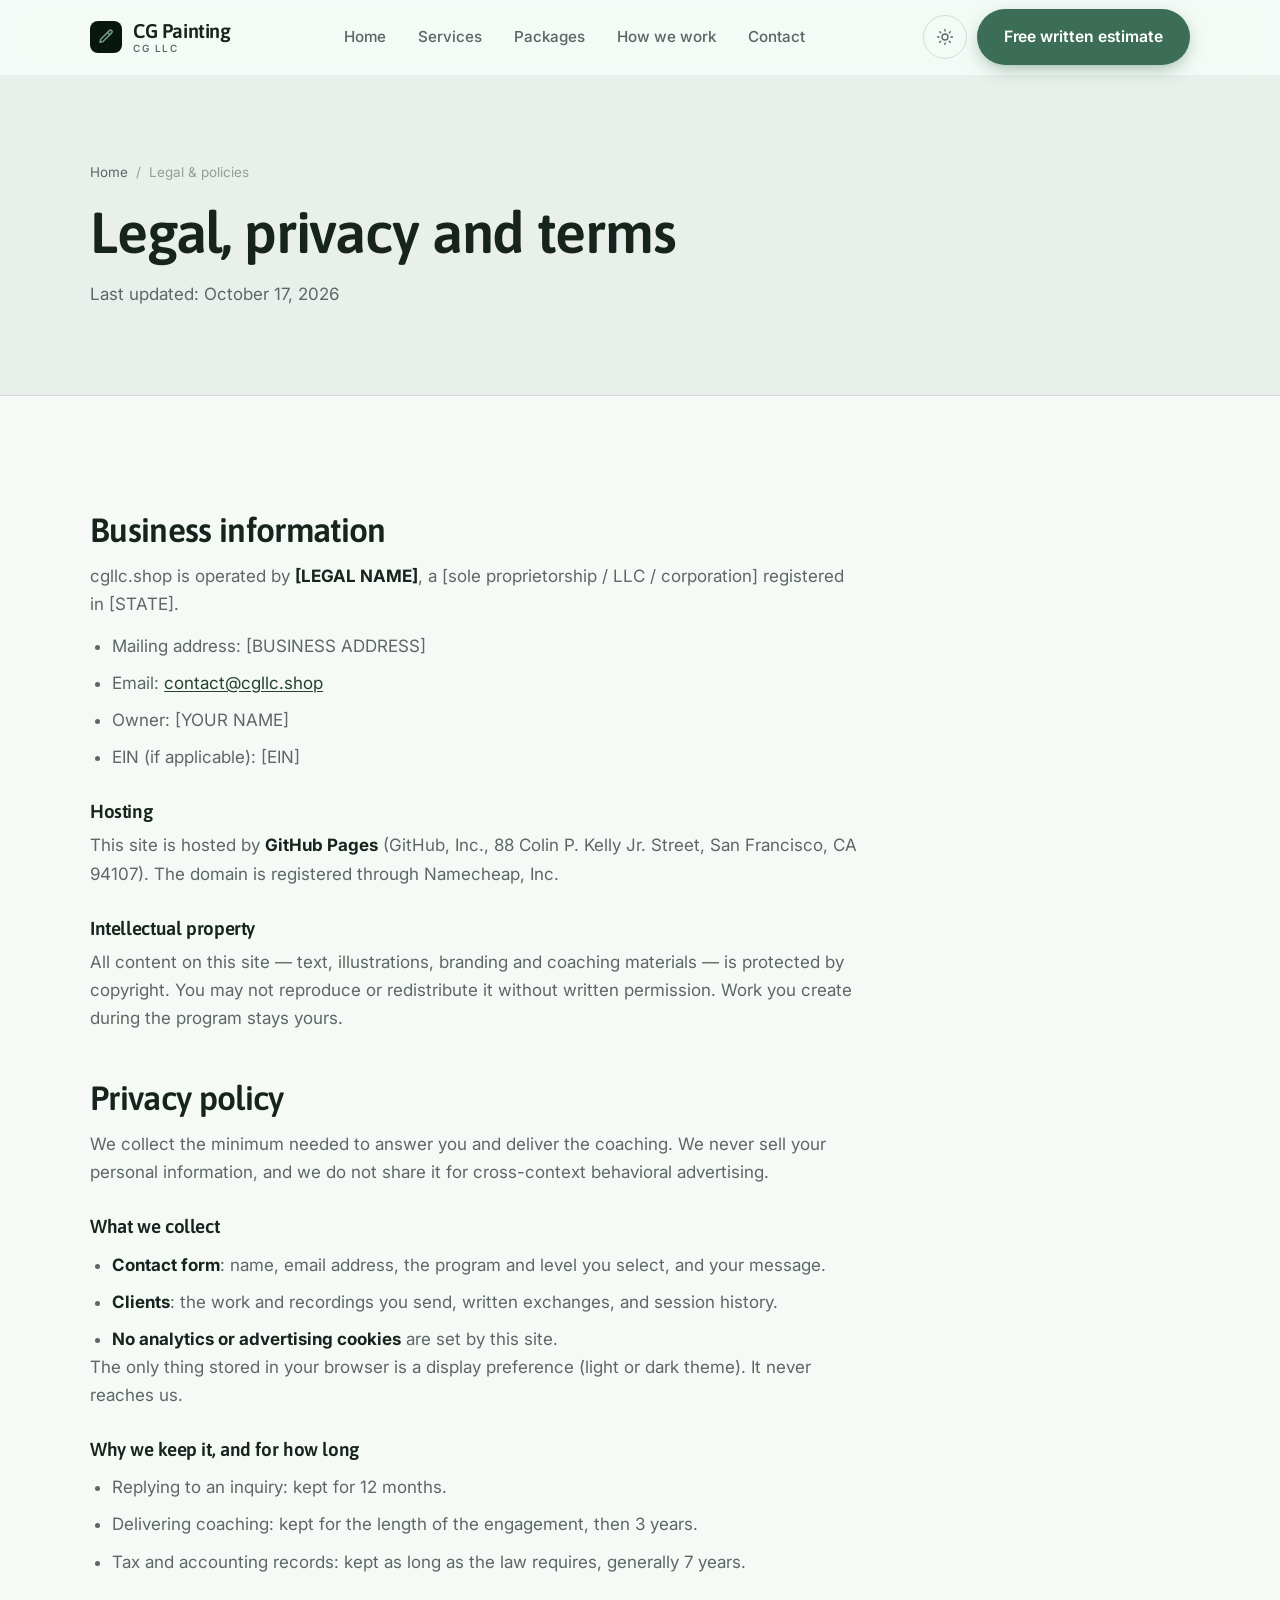
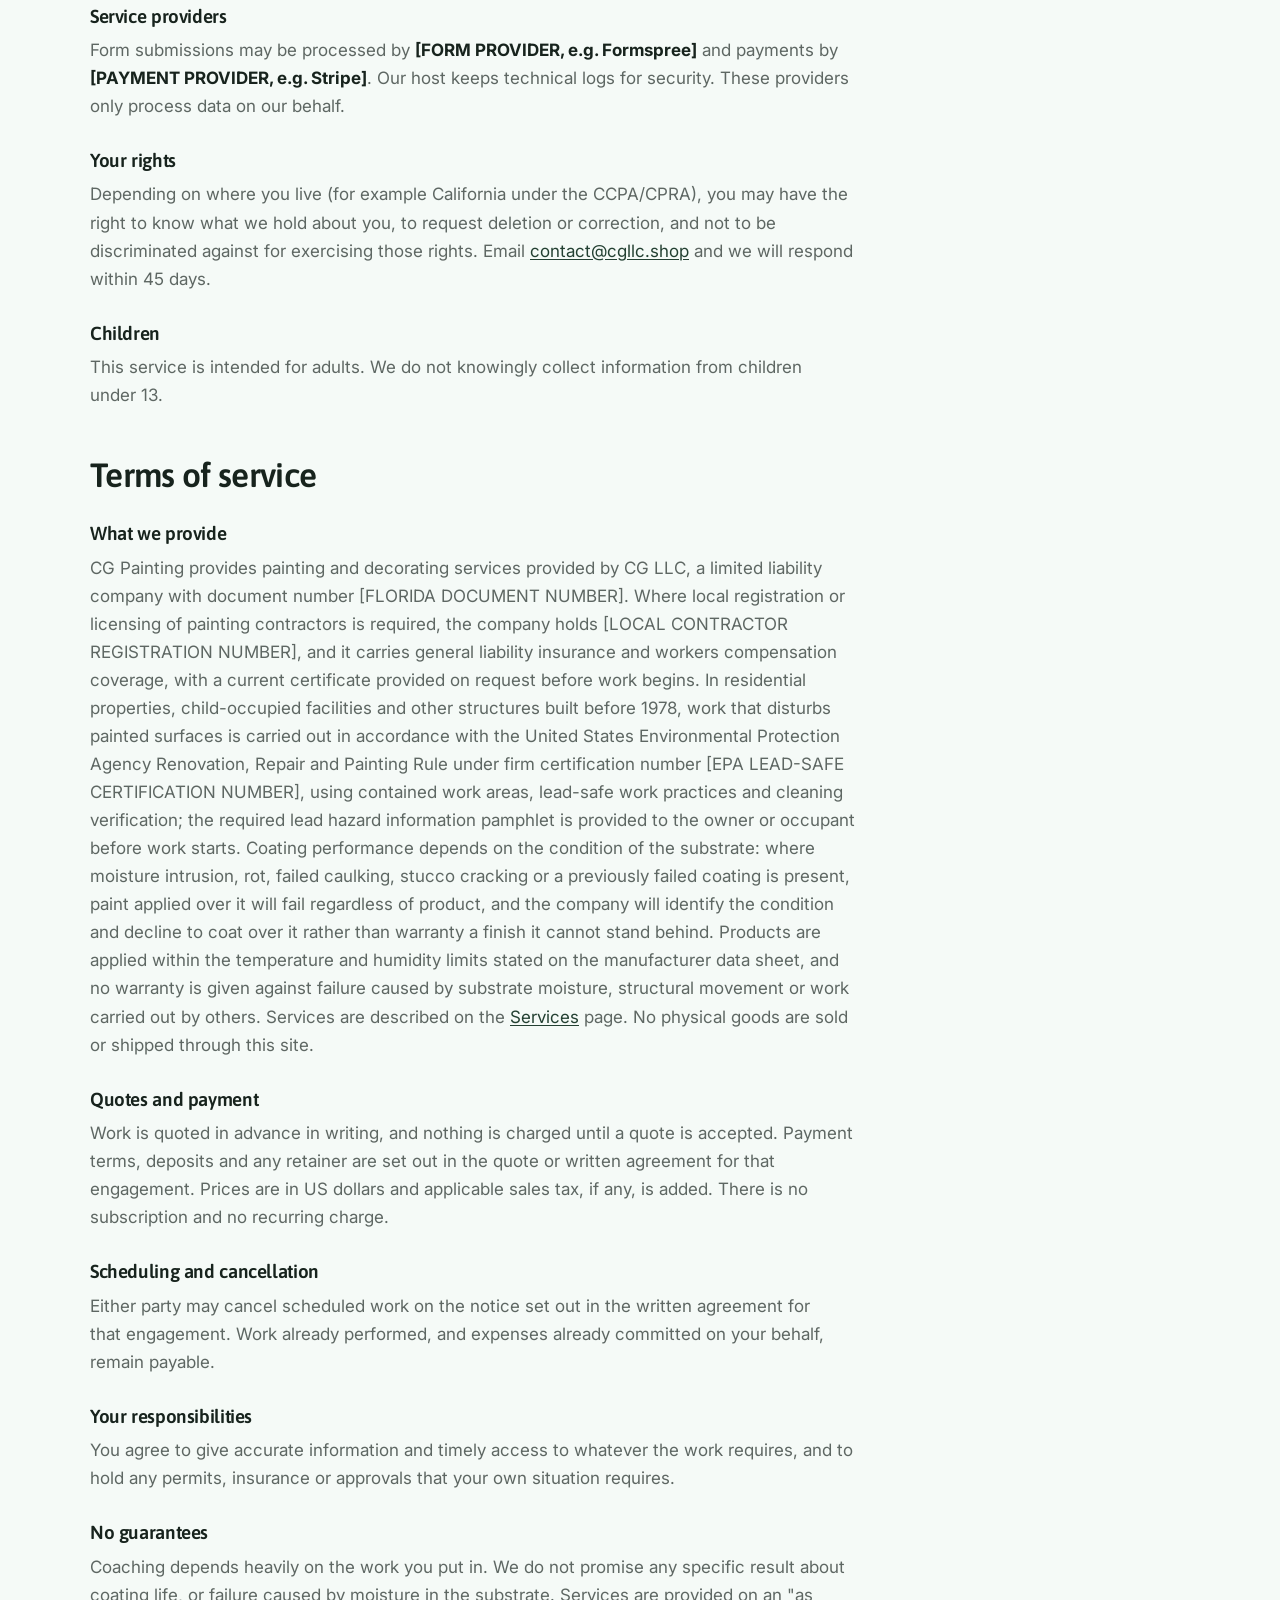
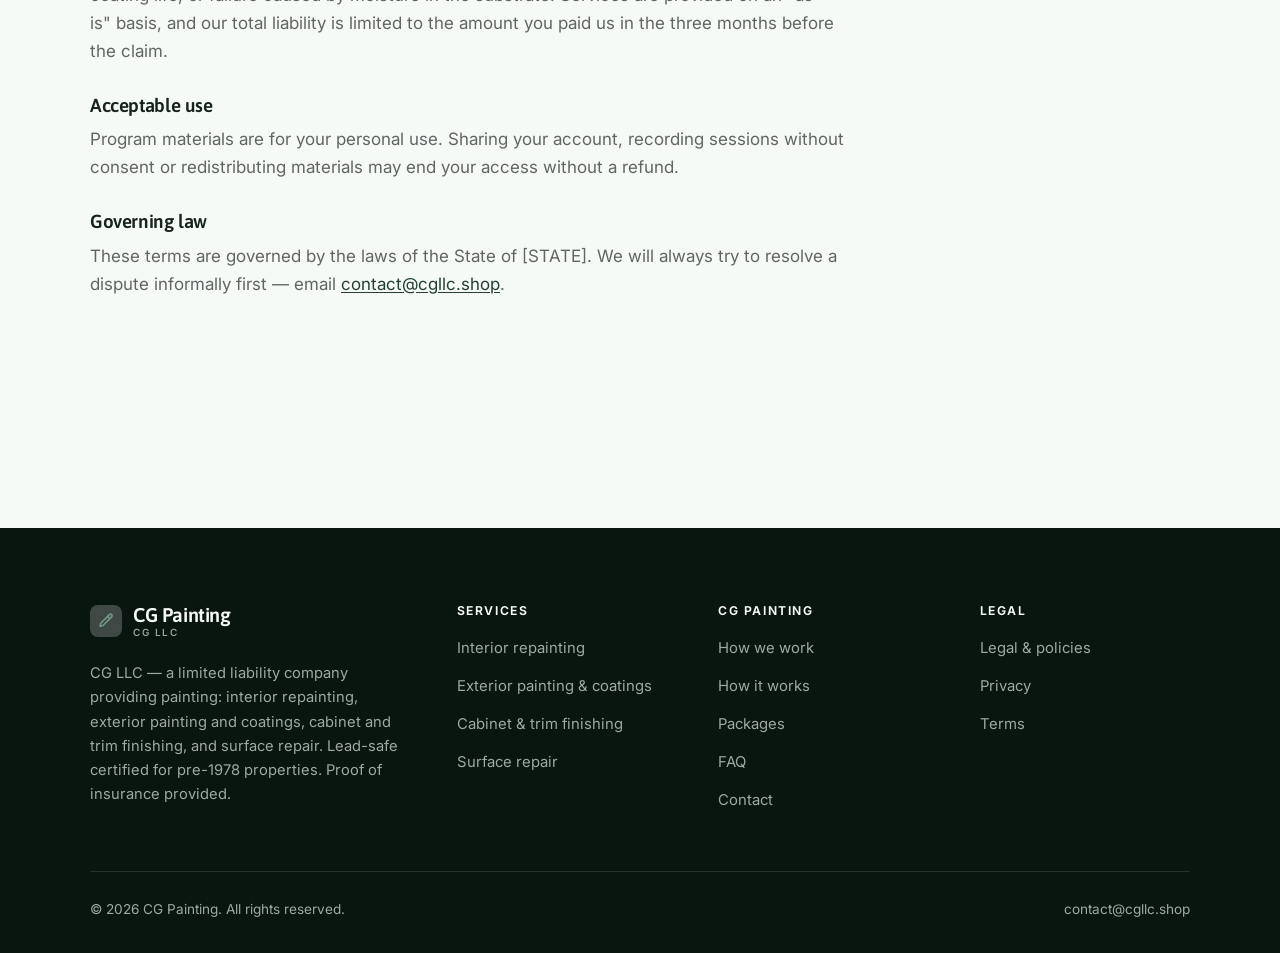
<file: legal.html>
<!DOCTYPE html>
<html lang="en" class="no-js">
<head>
<meta charset="utf-8">
<meta name="viewport" content="width=device-width, initial-scale=1">
<title>Legal, privacy and terms — CG Painting</title>
<meta name="description" content="Business information, privacy policy and terms of service for CG Painting.">
<meta name="robots" content="noindex">

<meta property="og:type" content="website">
<meta property="og:url" content="https://cgllc.shop/legal.html">
<meta property="og:site_name" content="CG Painting">
<meta property="og:locale" content="en_US">
<meta property="og:title" content="Legal, privacy and terms — CG Painting">
<meta property="og:description" content="Business information, privacy policy and terms of service for CG Painting.">
<meta name="theme-color" content="#09150f">

<link rel="icon" href="assets/img/favicon.svg" type="image/svg+xml">
<link rel="preconnect" href="https://fonts.googleapis.com">
<link rel="preconnect" href="https://fonts.gstatic.com" crossorigin>
<link rel="stylesheet" href="https://fonts.googleapis.com/css2?family=Asap:wght@400;500;600;700&family=Inter:wght@400..700&display=swap">
<link rel="stylesheet" href="assets/css/style.css">

<!-- Thème appliqué avant le premier rendu (évite le flash) -->
<script>
document.documentElement.classList.remove('no-js');
(function(){try{var t=localStorage.getItem('site-theme');if(t){document.documentElement.setAttribute('data-theme',t);}}catch(e){}})();
</script>
</head>

<body>
<a class="skip-link" href="#main">Skip to main content</a>

<header class="site-header">
  <nav class="wrap nav" aria-label="Main navigation">
    <a class="brand" href="index.html">
      <svg class="brand__mark" viewBox="0 0 64 64" aria-hidden="true">
        <rect class="bm-bg" width="64" height="64" rx="16"/>
        <g class="bm-ic" transform="translate(14 14) scale(1.5)" fill="none" stroke-width="2.1" stroke-linecap="round" stroke-linejoin="round"><path d="M16.5 3.5a2.1 2.1 0 0 1 3 3L8 18l-4 1 1-4z"/><path d="M14 6l3 3"/></g>
      </svg>
      <span>CG Painting<span class="brand__sub">CG LLC</span></span>
    </a>

    <ul class="nav__links" id="nav-links">
      <li><a href="index.html">Home</a></li>
      <li><a href="programs.html">Services</a></li>
      <li><a href="index.html#pricing">Packages</a></li>
      <li><a href="about.html">How we work</a></li>
      <li><a href="contact.html">Contact</a></li>
      <li><a class="btn btn--primary" href="contact.html">Free written estimate</a></li>
    </ul>

    <div class="nav__cta">
      <button class="theme-toggle" type="button" aria-label="Switch to dark theme">
        <svg class="icon-sun" viewBox="0 0 24 24" fill="none" stroke="currentColor" stroke-width="1.8" stroke-linecap="round" aria-hidden="true"><circle cx="12" cy="12" r="4"/><path d="M12 2v2m0 16v2M2 12h2m16 0h2M4.9 4.9l1.4 1.4m11.4 11.4 1.4 1.4M19.1 4.9l-1.4 1.4M6.3 17.7l-1.4 1.4"/></svg>
        <svg class="icon-moon" viewBox="0 0 24 24" fill="none" stroke="currentColor" stroke-width="1.8" stroke-linecap="round" stroke-linejoin="round" aria-hidden="true"><path d="M21 12.8A9 9 0 1 1 11.2 3a7 7 0 0 0 9.8 9.8z"/></svg>
      </button>
      <a class="btn btn--primary" href="contact.html">Free written estimate</a>
      <button class="nav__toggle" type="button" aria-expanded="false" aria-controls="nav-links" aria-label="Open menu">
        <svg class="icon-open" viewBox="0 0 24 24" fill="none" stroke="currentColor" stroke-width="2" stroke-linecap="round" aria-hidden="true"><path d="M3 6h18M3 12h18M3 18h18"/></svg>
        <svg class="icon-close" viewBox="0 0 24 24" fill="none" stroke="currentColor" stroke-width="2" stroke-linecap="round" aria-hidden="true"><path d="M6 6l12 12M18 6L6 18"/></svg>
      </button>
    </div>
  </nav>
</header>

<main id="main">

<section class="page-head">
  <div class="wrap">
    <nav class="breadcrumb" aria-label="Breadcrumb">
      <a href="index.html">Home</a><span>/</span><span aria-current="page">Legal &amp; policies</span>
    </nav>
    <h1>Legal, privacy and terms</h1>
    <p>Last updated: <time datetime="2026-10-17">October 17, 2026</time></p>
  </div>
</section>

<section class="section wrap">
  <div class="prose">

    <!--
      TO DO: this is a skeleton, not legal advice. Replace every [BRACKET] with
      your real details before selling, and have a lawyer review it if you can.
      Consumer protection rules differ by state.
    -->

    <h2 id="business">Business information</h2>
    <p>
      cgllc.shop is operated by <strong>[LEGAL NAME]</strong>, a [sole proprietorship / LLC / corporation]
      registered in [STATE].
    </p>
    <ul>
      <li>Mailing address: [BUSINESS ADDRESS]</li>
      <li>Email: <a href="mailto:contact@cgllc.shop">contact@cgllc.shop</a></li>
      <li>Owner: [YOUR NAME]</li>
      <li>EIN (if applicable): [EIN]</li>
    </ul>

    <h3>Hosting</h3>
    <p>
      This site is hosted by <strong>GitHub Pages</strong> (GitHub, Inc., 88 Colin P. Kelly Jr. Street,
      San Francisco, CA 94107). The domain is registered through Namecheap, Inc.
    </p>

    <h3>Intellectual property</h3>
    <p>
      All content on this site — text, illustrations, branding and coaching materials — is protected by
      copyright. You may not reproduce or redistribute it without written permission. Work you create during
      the program stays yours.
    </p>

    <h2 id="privacy">Privacy policy</h2>
    <p>
      We collect the minimum needed to answer you and deliver the coaching. We never sell your personal
      information, and we do not share it for cross-context behavioral advertising.
    </p>
    <h3>What we collect</h3>
    <ul>
      <li><strong>Contact form</strong>: name, email address, the program and level you select, and your message.</li>
      <li><strong>Clients</strong>: the work and recordings you send, written exchanges, and session history.</li>
      <li><strong>No analytics or advertising cookies</strong> are set by this site.</li>
    </ul>
    <p>
      The only thing stored in your browser is a display preference (light or dark theme). It never reaches us.
    </p>
    <h3>Why we keep it, and for how long</h3>
    <ul>
      <li>Replying to an inquiry: kept for 12 months.</li>
      <li>Delivering coaching: kept for the length of the engagement, then 3 years.</li>
      <li>Tax and accounting records: kept as long as the law requires, generally 7 years.</li>
    </ul>
    <h3>Service providers</h3>
    <p>
      Form submissions may be processed by <strong>[FORM PROVIDER, e.g. Formspree]</strong> and payments by
      <strong>[PAYMENT PROVIDER, e.g. Stripe]</strong>. Our host keeps technical logs for security. These
      providers only process data on our behalf.
    </p>
    <h3>Your rights</h3>
    <p>
      Depending on where you live (for example California under the CCPA/CPRA), you may have the right to
      know what we hold about you, to request deletion or correction, and not to be discriminated against for
      exercising those rights. Email <a href="mailto:contact@cgllc.shop">contact@cgllc.shop</a> and we will respond within 45 days.
    </p>
    <h3>Children</h3>
    <p>
      This service is intended for adults. We do not knowingly collect information from children under 13.
    </p>

    <h2 id="terms">Terms of service</h2>
    <h3>What we provide</h3>
    <p>
      CG Painting provides painting and decorating services provided by CG LLC, a limited liability company with document number [FLORIDA DOCUMENT NUMBER]. Where local registration or licensing of painting contractors is required, the company holds [LOCAL CONTRACTOR REGISTRATION NUMBER], and it carries general liability insurance and workers compensation coverage, with a current certificate provided on request before work begins. In residential properties, child-occupied facilities and other structures built before 1978, work that disturbs painted surfaces is carried out in accordance with the United States Environmental Protection Agency Renovation, Repair and Painting Rule under firm certification number [EPA LEAD-SAFE CERTIFICATION NUMBER], using contained work areas, lead-safe work practices and cleaning verification; the required lead hazard information pamphlet is provided to the owner or occupant before work starts. Coating performance depends on the condition of the substrate: where moisture intrusion, rot, failed caulking, stucco cracking or a previously failed coating is present, paint applied over it will fail regardless of product, and the company will identify the condition and decline to coat over it rather than warranty a finish it cannot stand behind. Products are applied within the temperature and humidity limits stated on the manufacturer data sheet, and no warranty is given against failure caused by substrate moisture, structural movement or work carried out by others. Services are described on the
      <a href="programs.html">Services</a> page. No physical goods are sold or shipped through this site.
    </p>
    <h3>Quotes and payment</h3>
    <p>
      Work is quoted in advance in writing, and nothing is charged until a quote is accepted. Payment terms,
      deposits and any retainer are set out in the quote or written agreement for that engagement. Prices are in
      US dollars and applicable sales tax, if any, is added. There is no subscription and no recurring charge.
    </p>
    <h3>Scheduling and cancellation</h3>
    <p>
      Either party may cancel scheduled work on the notice set out in the written agreement for that engagement.
      Work already performed, and expenses already committed on your behalf, remain payable.
    </p>
    <h3>Your responsibilities</h3>
    <p>
      You agree to give accurate information and timely access to whatever the work requires, and to hold any
      permits, insurance or approvals that your own situation requires.
    </p>

    <h3>No guarantees</h3>
    <p>
      Coaching depends heavily on the work you put in. We do not promise any specific result
      about coating life, or failure caused by moisture in the substrate. Services are provided on an "as is" basis, and our total
      liability is limited to the amount you paid us in the three months before the claim.
    </p>
    <h3>Acceptable use</h3>
    <p>
      Program materials are for your personal use. Sharing your account, recording sessions without consent
      or redistributing materials may end your access without a refund.
    </p>
    <h3>Governing law</h3>
    <p>
      These terms are governed by the laws of the State of [STATE]. We will always try to resolve a dispute
      informally first — email <a href="mailto:contact@cgllc.shop">contact@cgllc.shop</a>.
    </p>

  </div>
</section>

</main>

<footer class="site-footer">
  <div class="wrap">
    <div class="footer__grid">
      <div class="footer__brand">
        <a class="brand" href="index.html">
          <svg class="brand__mark" viewBox="0 0 64 64" aria-hidden="true">
        <rect class="bm-bg" width="64" height="64" rx="16"/>
        <g class="bm-ic" transform="translate(14 14) scale(1.5)" fill="none" stroke-width="2.1" stroke-linecap="round" stroke-linejoin="round"><path d="M16.5 3.5a2.1 2.1 0 0 1 3 3L8 18l-4 1 1-4z"/><path d="M14 6l3 3"/></g>
      </svg>
          <span>CG Painting<span class="brand__sub">CG LLC</span></span>
        </a>
        <p>CG LLC — a limited liability company providing painting: interior repainting, exterior painting and coatings, cabinet and trim finishing, and surface repair. Lead-safe certified for pre-1978 properties. Proof of insurance provided.</p>
      </div>

      <div class="footer__col">
        <h4>Services</h4>
        <ul>
          <li><a href="programs.html#interior">Interior repainting</a></li>
          <li><a href="programs.html#exterior">Exterior painting &amp; coatings</a></li>
          <li><a href="programs.html#cabinets">Cabinet &amp; trim finishing</a></li>
          <li><a href="programs.html#repair">Surface repair</a></li>
        </ul>
      </div>

      <div class="footer__col">
        <h4>CG Painting</h4>
        <ul>
          <li><a href="about.html">How we work</a></li>
          <li><a href="index.html#how-it-works">How it works</a></li>
          <li><a href="index.html#pricing">Packages</a></li>
          <li><a href="index.html#faq">FAQ</a></li>
          <li><a href="contact.html">Contact</a></li>
        </ul>
      </div>

      <div class="footer__col">
        <h4>Legal</h4>
        <ul>
          <li><a href="legal.html">Legal &amp; policies</a></li>
          <li><a href="legal.html#privacy">Privacy</a></li>
          <li><a href="legal.html#terms">Terms</a></li>
        </ul>
      </div>
    </div>

    <div class="footer__bottom">
      <p>© <span data-year>2026</span> CG Painting. All rights reserved.</p>
      <p><a href="mailto:contact@cgllc.shop">contact@cgllc.shop</a></p>
    </div>
  </div>
</footer>

<script src="assets/js/main.js" defer></script>
</body>
</html>
</file>
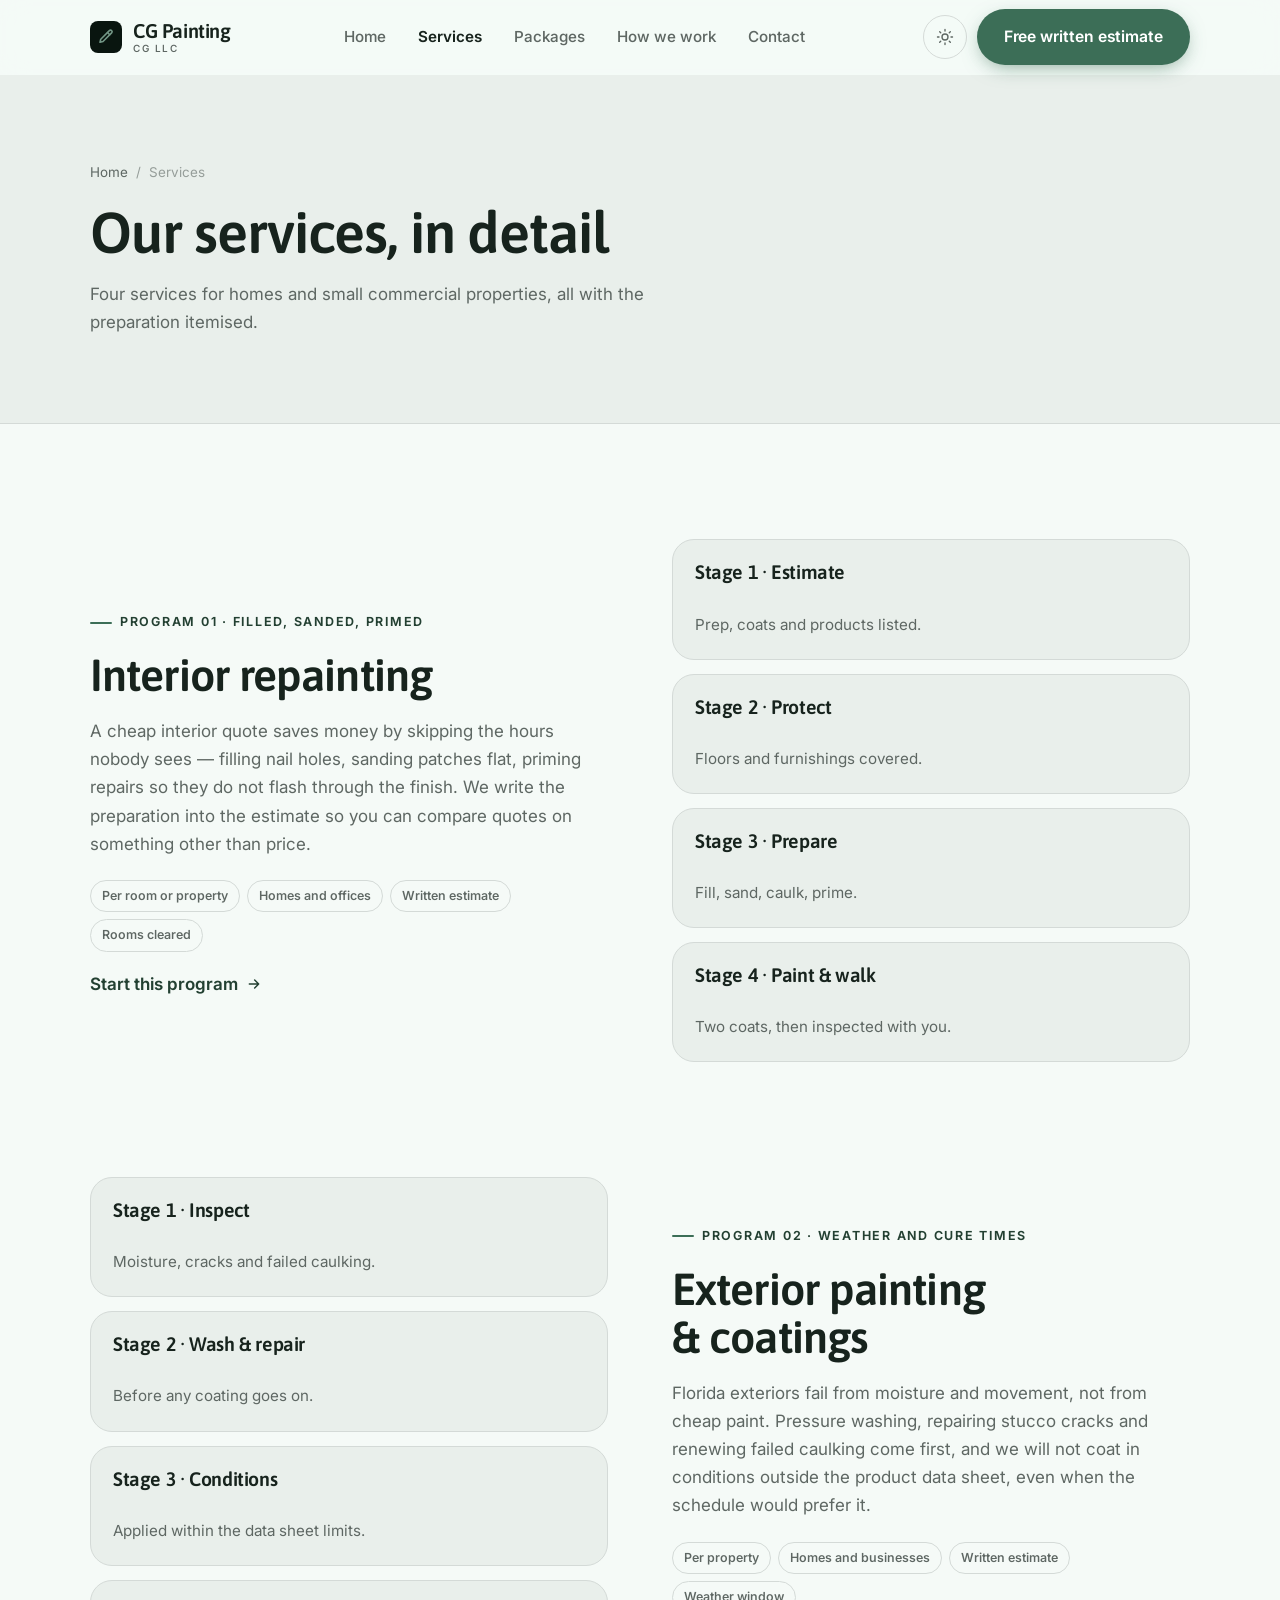
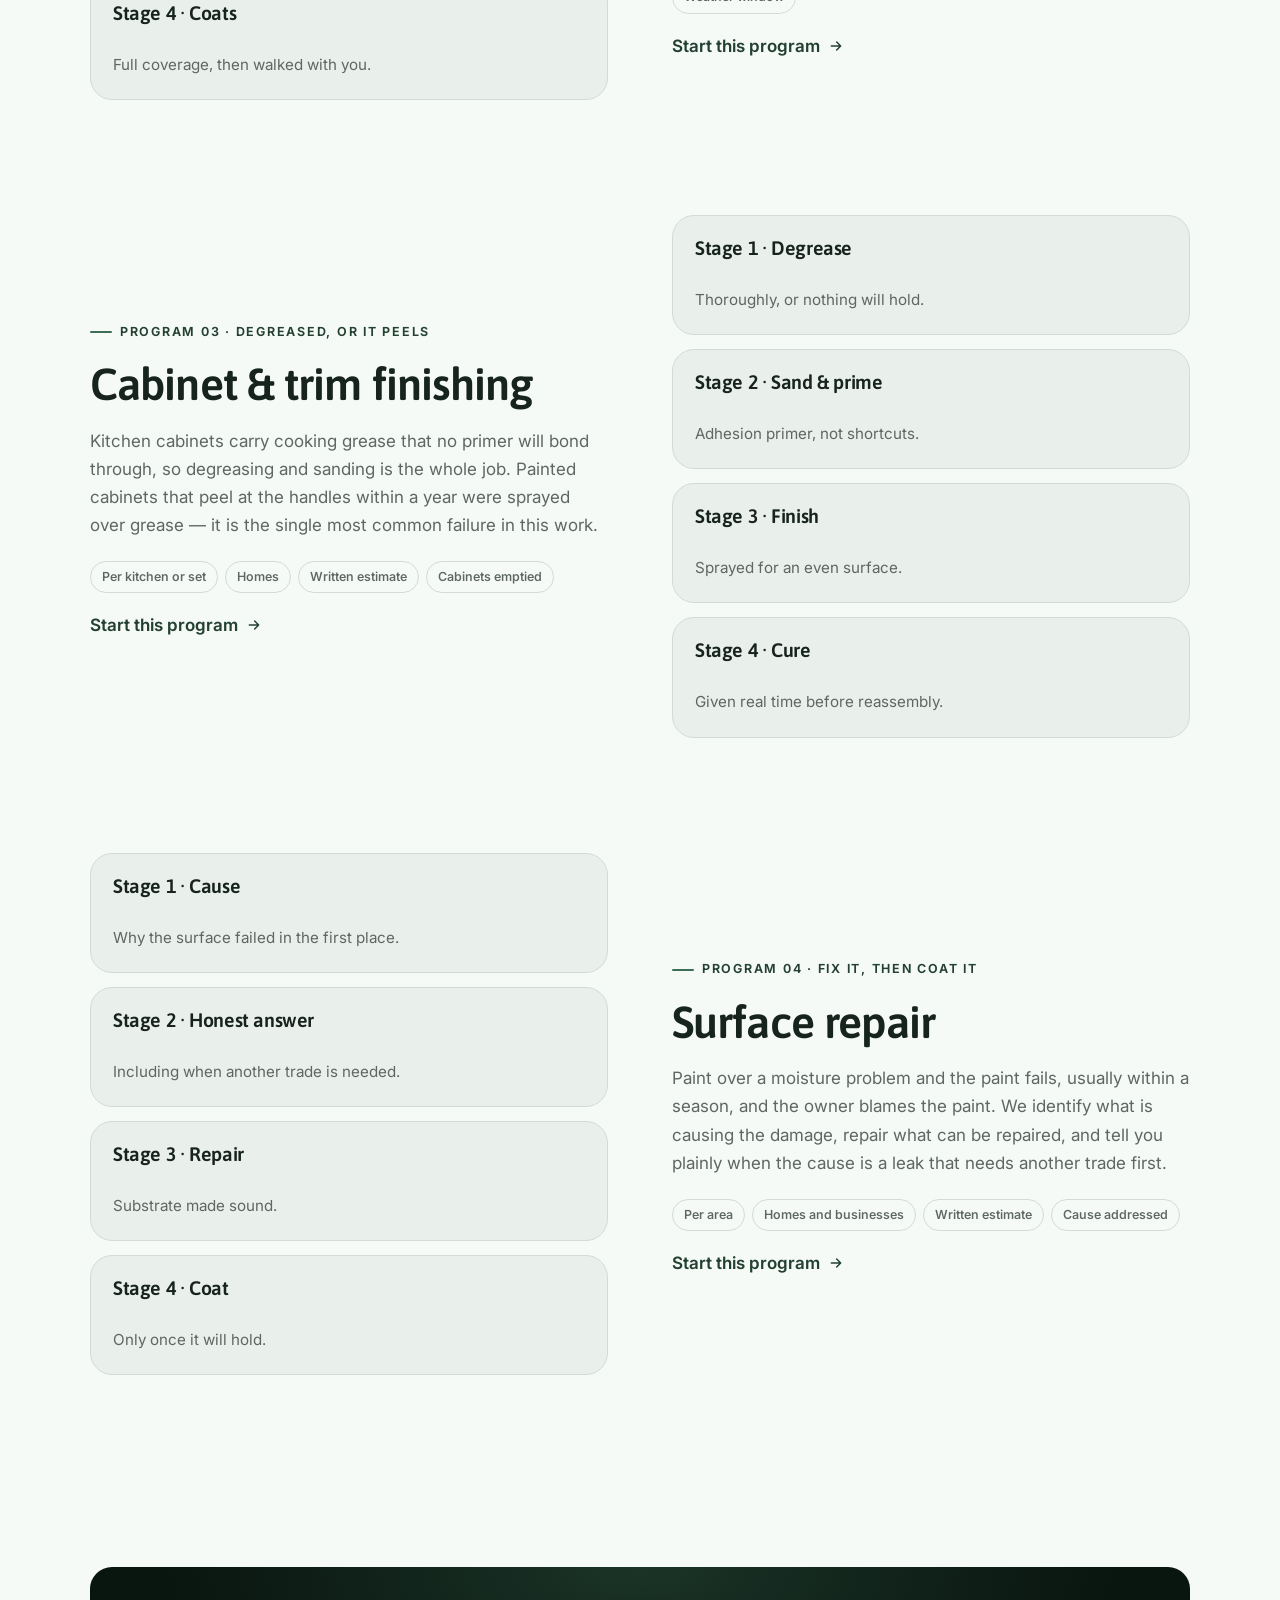
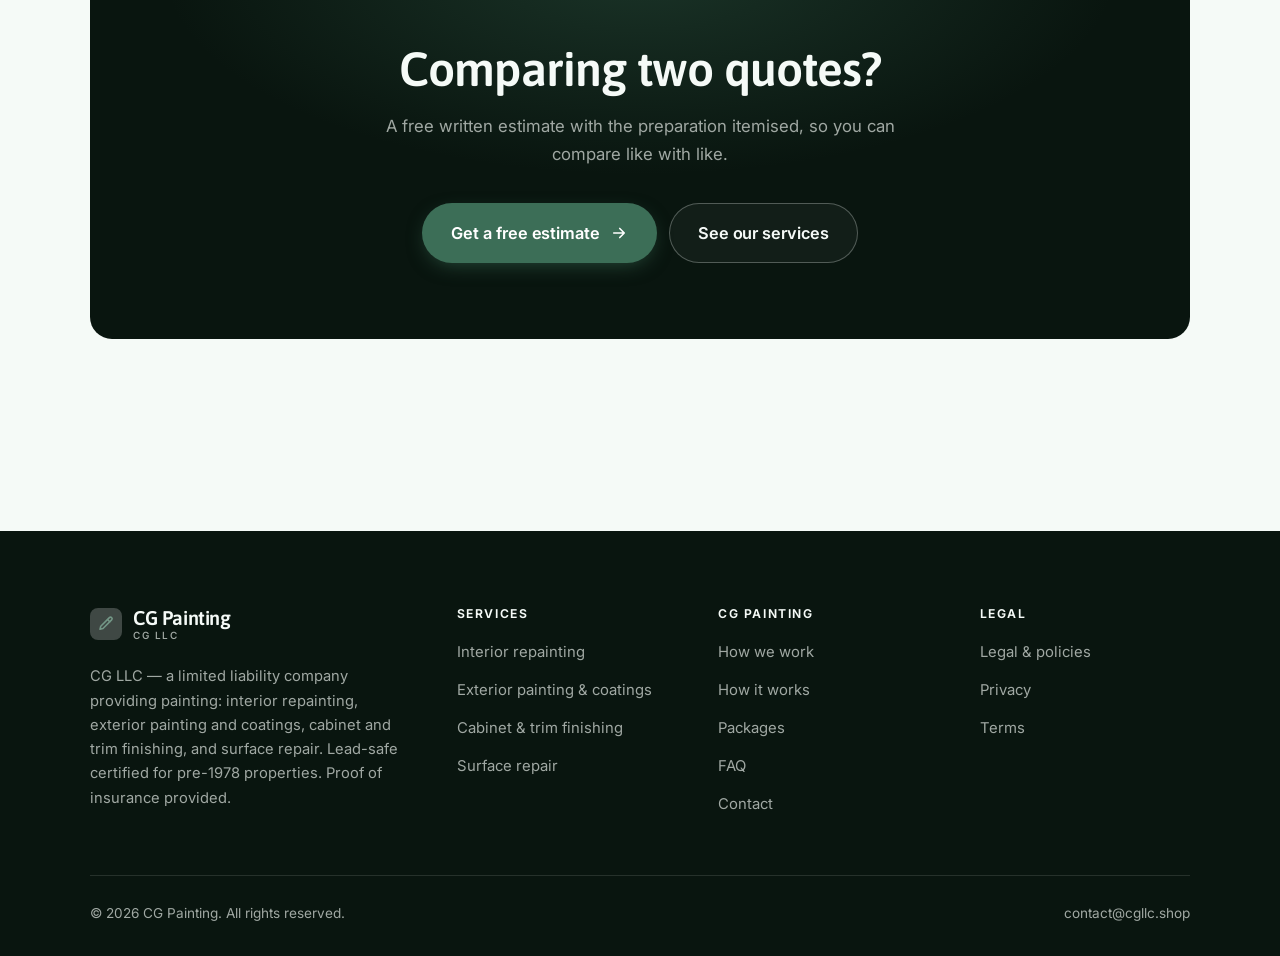
<file: programs.html>
<!DOCTYPE html>
<html lang="en" class="no-js">
<head>
<meta charset="utf-8">
<meta name="viewport" content="width=device-width, initial-scale=1">
<title>Services — CG Painting</title>
<meta name="description" content="Services of CG LLC: interior repainting, exterior painting and coatings, cabinet and trim finishing, and surface repair.">
<link rel="canonical" href="https://cgllc.shop/programs.html">

<meta property="og:type" content="website">
<meta property="og:url" content="https://cgllc.shop/programs.html">
<meta property="og:site_name" content="CG Painting">
<meta property="og:locale" content="en_US">
<meta property="og:title" content="Services — CG Painting">
<meta property="og:description" content="Services of CG LLC: interior repainting, exterior painting and coatings, cabinet and trim finishing, and surface repair.">
<meta name="theme-color" content="#09150f">

<link rel="icon" href="assets/img/favicon.svg" type="image/svg+xml">
<link rel="preconnect" href="https://fonts.googleapis.com">
<link rel="preconnect" href="https://fonts.gstatic.com" crossorigin>
<link rel="stylesheet" href="https://fonts.googleapis.com/css2?family=Asap:wght@400;500;600;700&family=Inter:wght@400..700&display=swap">
<link rel="stylesheet" href="assets/css/style.css">

<!-- Thème appliqué avant le premier rendu (évite le flash) -->
<script>
document.documentElement.classList.remove('no-js');
(function(){try{var t=localStorage.getItem('site-theme');if(t){document.documentElement.setAttribute('data-theme',t);}}catch(e){}})();
</script>
</head>

<body>
<a class="skip-link" href="#main">Skip to main content</a>

<header class="site-header">
  <nav class="wrap nav" aria-label="Main navigation">
    <a class="brand" href="index.html">
      <svg class="brand__mark" viewBox="0 0 64 64" aria-hidden="true">
        <rect class="bm-bg" width="64" height="64" rx="16"/>
        <g class="bm-ic" transform="translate(14 14) scale(1.5)" fill="none" stroke-width="2.1" stroke-linecap="round" stroke-linejoin="round"><path d="M16.5 3.5a2.1 2.1 0 0 1 3 3L8 18l-4 1 1-4z"/><path d="M14 6l3 3"/></g>
      </svg>
      <span>CG Painting<span class="brand__sub">CG LLC</span></span>
    </a>

    <ul class="nav__links" id="nav-links">
      <li><a href="index.html">Home</a></li>
      <li><a href="programs.html" aria-current="page">Services</a></li>
      <li><a href="index.html#pricing">Packages</a></li>
      <li><a href="about.html">How we work</a></li>
      <li><a href="contact.html">Contact</a></li>
      <li><a class="btn btn--primary" href="contact.html">Free written estimate</a></li>
    </ul>

    <div class="nav__cta">
      <button class="theme-toggle" type="button" aria-label="Switch to dark theme">
        <svg class="icon-sun" viewBox="0 0 24 24" fill="none" stroke="currentColor" stroke-width="1.8" stroke-linecap="round" aria-hidden="true"><circle cx="12" cy="12" r="4"/><path d="M12 2v2m0 16v2M2 12h2m16 0h2M4.9 4.9l1.4 1.4m11.4 11.4 1.4 1.4M19.1 4.9l-1.4 1.4M6.3 17.7l-1.4 1.4"/></svg>
        <svg class="icon-moon" viewBox="0 0 24 24" fill="none" stroke="currentColor" stroke-width="1.8" stroke-linecap="round" stroke-linejoin="round" aria-hidden="true"><path d="M21 12.8A9 9 0 1 1 11.2 3a7 7 0 0 0 9.8 9.8z"/></svg>
      </button>
      <a class="btn btn--primary" href="contact.html">Free written estimate</a>
      <button class="nav__toggle" type="button" aria-expanded="false" aria-controls="nav-links" aria-label="Open menu">
        <svg class="icon-open" viewBox="0 0 24 24" fill="none" stroke="currentColor" stroke-width="2" stroke-linecap="round" aria-hidden="true"><path d="M3 6h18M3 12h18M3 18h18"/></svg>
        <svg class="icon-close" viewBox="0 0 24 24" fill="none" stroke="currentColor" stroke-width="2" stroke-linecap="round" aria-hidden="true"><path d="M6 6l12 12M18 6L6 18"/></svg>
      </button>
    </div>
  </nav>
</header>

<main id="main">

<section class="page-head">
  <div class="wrap">
    <nav class="breadcrumb" aria-label="Breadcrumb">
      <a href="index.html">Home</a><span>/</span><span aria-current="page">Services</span>
    </nav>
    <h1>Our services, in detail</h1>
    <p>Four services for homes and small commercial properties, all with the preparation itemised.</p>
  </div>
</section>

<section class="section wrap" id="interior">
  <div class="split reveal">
    <div>
      <span class="eyebrow">Program 01 · Filled, sanded, primed</span>
      <h2>Interior repainting</h2>
      <p>A cheap interior quote saves money by skipping the hours nobody sees — filling nail holes, sanding patches flat, priming repairs so they do not flash through the finish. We write the preparation into the estimate so you can compare quotes on something other than price.</p>
      <ul class="tags"><li>Per room or property</li><li>Homes and offices</li><li>Written estimate</li><li>Rooms cleared</li></ul>
      <p><a class="arrow-link" href="contact.html">Start this program <svg viewBox="0 0 24 24" fill="none" stroke="currentColor" stroke-width="2.2" stroke-linecap="round" stroke-linejoin="round" aria-hidden="true"><path d="M5 12h14M13 6l6 6-6 6"/></svg></a></p>
    </div>
    <div class="grid grid--2 grid--tight">
      <article class="card card--sm">
        <h3>Stage 1 · Estimate</h3>
        <p>Prep, coats and products listed.</p>
      </article>
      <article class="card card--sm">
        <h3>Stage 2 · Protect</h3>
        <p>Floors and furnishings covered.</p>
      </article>
      <article class="card card--sm">
        <h3>Stage 3 · Prepare</h3>
        <p>Fill, sand, caulk, prime.</p>
      </article>
      <article class="card card--sm">
        <h3>Stage 4 · Paint &amp; walk</h3>
        <p>Two coats, then inspected with you.</p>
      </article>
    </div>
  </div>
</section>

<section class="section section--flush wrap" id="exterior">
  <div class="split reveal">
    <div class="grid grid--2 grid--tight">
      <article class="card card--sm">
        <h3>Stage 1 · Inspect</h3>
        <p>Moisture, cracks and failed caulking.</p>
      </article>
      <article class="card card--sm">
        <h3>Stage 2 · Wash &amp; repair</h3>
        <p>Before any coating goes on.</p>
      </article>
      <article class="card card--sm">
        <h3>Stage 3 · Conditions</h3>
        <p>Applied within the data sheet limits.</p>
      </article>
      <article class="card card--sm">
        <h3>Stage 4 · Coats</h3>
        <p>Full coverage, then walked with you.</p>
      </article>
    </div>
    <div>
      <span class="eyebrow">Program 02 · Weather and cure times</span>
      <h2>Exterior painting &amp; coatings</h2>
      <p>Florida exteriors fail from moisture and movement, not from cheap paint. Pressure washing, repairing stucco cracks and renewing failed caulking come first, and we will not coat in conditions outside the product data sheet, even when the schedule would prefer it.</p>
      <ul class="tags"><li>Per property</li><li>Homes and businesses</li><li>Written estimate</li><li>Weather window</li></ul>
      <p><a class="arrow-link" href="contact.html">Start this program <svg viewBox="0 0 24 24" fill="none" stroke="currentColor" stroke-width="2.2" stroke-linecap="round" stroke-linejoin="round" aria-hidden="true"><path d="M5 12h14M13 6l6 6-6 6"/></svg></a></p>
    </div>
  </div>
</section>

<section class="section section--flush wrap" id="cabinets">
  <div class="split reveal">
    <div>
      <span class="eyebrow">Program 03 · Degreased, or it peels</span>
      <h2>Cabinet &amp; trim finishing</h2>
      <p>Kitchen cabinets carry cooking grease that no primer will bond through, so degreasing and sanding is the whole job. Painted cabinets that peel at the handles within a year were sprayed over grease — it is the single most common failure in this work.</p>
      <ul class="tags"><li>Per kitchen or set</li><li>Homes</li><li>Written estimate</li><li>Cabinets emptied</li></ul>
      <p><a class="arrow-link" href="contact.html">Start this program <svg viewBox="0 0 24 24" fill="none" stroke="currentColor" stroke-width="2.2" stroke-linecap="round" stroke-linejoin="round" aria-hidden="true"><path d="M5 12h14M13 6l6 6-6 6"/></svg></a></p>
    </div>
    <div class="grid grid--2 grid--tight">
      <article class="card card--sm">
        <h3>Stage 1 · Degrease</h3>
        <p>Thoroughly, or nothing will hold.</p>
      </article>
      <article class="card card--sm">
        <h3>Stage 2 · Sand &amp; prime</h3>
        <p>Adhesion primer, not shortcuts.</p>
      </article>
      <article class="card card--sm">
        <h3>Stage 3 · Finish</h3>
        <p>Sprayed for an even surface.</p>
      </article>
      <article class="card card--sm">
        <h3>Stage 4 · Cure</h3>
        <p>Given real time before reassembly.</p>
      </article>
    </div>
  </div>
</section>

<section class="section section--flush wrap" id="repair">
  <div class="split reveal">
    <div class="grid grid--2 grid--tight">
      <article class="card card--sm">
        <h3>Stage 1 · Cause</h3>
        <p>Why the surface failed in the first place.</p>
      </article>
      <article class="card card--sm">
        <h3>Stage 2 · Honest answer</h3>
        <p>Including when another trade is needed.</p>
      </article>
      <article class="card card--sm">
        <h3>Stage 3 · Repair</h3>
        <p>Substrate made sound.</p>
      </article>
      <article class="card card--sm">
        <h3>Stage 4 · Coat</h3>
        <p>Only once it will hold.</p>
      </article>
    </div>
    <div>
      <span class="eyebrow">Program 04 · Fix it, then coat it</span>
      <h2>Surface repair</h2>
      <p>Paint over a moisture problem and the paint fails, usually within a season, and the owner blames the paint. We identify what is causing the damage, repair what can be repaired, and tell you plainly when the cause is a leak that needs another trade first.</p>
      <ul class="tags"><li>Per area</li><li>Homes and businesses</li><li>Written estimate</li><li>Cause addressed</li></ul>
      <p><a class="arrow-link" href="contact.html">Start this program <svg viewBox="0 0 24 24" fill="none" stroke="currentColor" stroke-width="2.2" stroke-linecap="round" stroke-linejoin="round" aria-hidden="true"><path d="M5 12h14M13 6l6 6-6 6"/></svg></a></p>
    </div>
  </div>
</section>

<section class="wrap section--tight">
  <div class="cta-band reveal">
    <h2>Comparing two quotes?</h2>
    <p>A free written estimate with the preparation itemised, so you can compare like with like.</p>
    <div class="hero__actions">
      <a class="btn btn--primary btn--lg" href="contact.html">Get a free estimate <svg viewBox="0 0 24 24" fill="none" stroke="currentColor" stroke-width="2.2" stroke-linecap="round" stroke-linejoin="round" aria-hidden="true"><path d="M5 12h14M13 6l6 6-6 6"/></svg></a>
      <a class="btn btn--on-dark btn--lg" href="programs.html">See our services</a>
    </div>
  </div>
</section>

</main>

<footer class="site-footer">
  <div class="wrap">
    <div class="footer__grid">
      <div class="footer__brand">
        <a class="brand" href="index.html">
          <svg class="brand__mark" viewBox="0 0 64 64" aria-hidden="true">
        <rect class="bm-bg" width="64" height="64" rx="16"/>
        <g class="bm-ic" transform="translate(14 14) scale(1.5)" fill="none" stroke-width="2.1" stroke-linecap="round" stroke-linejoin="round"><path d="M16.5 3.5a2.1 2.1 0 0 1 3 3L8 18l-4 1 1-4z"/><path d="M14 6l3 3"/></g>
      </svg>
          <span>CG Painting<span class="brand__sub">CG LLC</span></span>
        </a>
        <p>CG LLC — a limited liability company providing painting: interior repainting, exterior painting and coatings, cabinet and trim finishing, and surface repair. Lead-safe certified for pre-1978 properties. Proof of insurance provided.</p>
      </div>

      <div class="footer__col">
        <h4>Services</h4>
        <ul>
          <li><a href="programs.html#interior">Interior repainting</a></li>
          <li><a href="programs.html#exterior">Exterior painting &amp; coatings</a></li>
          <li><a href="programs.html#cabinets">Cabinet &amp; trim finishing</a></li>
          <li><a href="programs.html#repair">Surface repair</a></li>
        </ul>
      </div>

      <div class="footer__col">
        <h4>CG Painting</h4>
        <ul>
          <li><a href="about.html">How we work</a></li>
          <li><a href="index.html#how-it-works">How it works</a></li>
          <li><a href="index.html#pricing">Packages</a></li>
          <li><a href="index.html#faq">FAQ</a></li>
          <li><a href="contact.html">Contact</a></li>
        </ul>
      </div>

      <div class="footer__col">
        <h4>Legal</h4>
        <ul>
          <li><a href="legal.html">Legal &amp; policies</a></li>
          <li><a href="legal.html#privacy">Privacy</a></li>
          <li><a href="legal.html#terms">Terms</a></li>
        </ul>
      </div>
    </div>

    <div class="footer__bottom">
      <p>© <span data-year>2026</span> CG Painting. All rights reserved.</p>
      <p><a href="mailto:contact@cgllc.shop">contact@cgllc.shop</a></p>
    </div>
  </div>
</footer>

<script src="assets/js/main.js" defer></script>
</body>
</html>
</file>
<file: assets/css/style.css>
/* CG Painting — couleurs et polices de la marque.
   Modifier ces valeurs suffit à changer l'identité visuelle de tout le site. */
:root {
  --c-accent:    #3c6e57;
  --c-on-accent: #ffffff;
  --c-ink:       #09150f;
  --c-paper:     #f5faf7;

  --accent-ink-light: color-mix(in srgb, var(--c-accent) 58%, black);
  --accent-on-dark:   color-mix(in srgb, var(--c-accent) 72%, white);

  --font-display: "Asap", system-ui, -apple-system, "Segoe UI", sans-serif;
  --font-body: "Inter", system-ui, -apple-system, "Segoe UI", sans-serif;
  --display-weight: 600;
  --display-tracking: -.02em;
}

/* ==========================================================================
   Feuille de style commune aux sites de coaching
   Les couleurs de marque (--c-accent, --c-on-accent, --c-ink, --c-paper) et
   les polices sont définies juste au-dessus, par site. Tout le reste en dérive.
   ========================================================================== */

/* --------------------------------------------------------------------------
   1. Tokens dérivés
   -------------------------------------------------------------------------- */

:root {
  /* Thème clair */
  --paper:      var(--c-paper);
  --paper-2:    color-mix(in srgb, var(--c-paper) 95%, var(--c-ink));
  --paper-3:    color-mix(in srgb, var(--c-paper) 89%, var(--c-ink));
  --line:       color-mix(in srgb, var(--c-paper) 86%, var(--c-ink));
  --text:       color-mix(in srgb, var(--c-ink) 94%, var(--c-paper));
  --muted:      color-mix(in srgb, var(--c-ink) 64%, var(--c-paper));
  --accent:     var(--c-accent);
  --accent-600: color-mix(in srgb, var(--c-accent) 86%, black);
  --accent-ink: var(--accent-ink-light);
  --on-accent:  var(--c-on-accent);
  --ink:        var(--c-ink);
  --ink-soft:   color-mix(in srgb, var(--c-ink) 90%, white);
  --on-ink:     var(--c-paper);
  --on-ink-mut: color-mix(in srgb, var(--c-paper) 64%, var(--c-ink));
  --brand-bg:   var(--c-ink);

  /* Rayons */
  --r-sm: 8px;
  --r-md: 14px;
  --r-lg: 22px;
  --r-full: 999px;

  /* Ombres */
  --sh-1: 0 1px 2px rgba(0, 0, 0, .05), 0 2px 8px rgba(0, 0, 0, .04);
  --sh-2: 0 2px 4px rgba(0, 0, 0, .05), 0 12px 32px rgba(0, 0, 0, .09);
  --sh-3: 0 4px 8px rgba(0, 0, 0, .06), 0 24px 56px rgba(0, 0, 0, .14);

  /* Rythme */
  --gutter: clamp(16px, 4vw, 40px);
  --maxw: 1180px;
  --section-y: clamp(64px, 9vw, 124px);

  --ease: cubic-bezier(.22, .61, .36, 1);
}

/* Thème sombre — suit le système, sauf si l'utilisateur a choisi « clair » */
@media (prefers-color-scheme: dark) {
  :root:not([data-theme="light"]) {
    --paper:      var(--c-ink);
    --paper-2:    color-mix(in srgb, var(--c-ink) 92%, white);
    --paper-3:    color-mix(in srgb, var(--c-ink) 86%, white);
    --line:       color-mix(in srgb, var(--c-ink) 80%, white);
    --text:       color-mix(in srgb, var(--c-paper) 94%, var(--c-ink));
    --muted:      color-mix(in srgb, var(--c-paper) 66%, var(--c-ink));
    --accent-ink: var(--accent-on-dark);
    --ink:        color-mix(in srgb, var(--c-ink) 72%, black);
    --brand-bg:   color-mix(in srgb, var(--c-ink) 80%, white);
    --sh-1: 0 1px 2px rgba(0, 0, 0, .4), 0 2px 8px rgba(0, 0, 0, .3);
    --sh-2: 0 2px 4px rgba(0, 0, 0, .4), 0 12px 32px rgba(0, 0, 0, .45);
    --sh-3: 0 4px 8px rgba(0, 0, 0, .45), 0 24px 56px rgba(0, 0, 0, .55);
  }
}

/* Thème sombre — choix explicite */
:root[data-theme="dark"] {
  --paper:      var(--c-ink);
  --paper-2:    color-mix(in srgb, var(--c-ink) 92%, white);
  --paper-3:    color-mix(in srgb, var(--c-ink) 86%, white);
  --line:       color-mix(in srgb, var(--c-ink) 80%, white);
  --text:       color-mix(in srgb, var(--c-paper) 94%, var(--c-ink));
  --muted:      color-mix(in srgb, var(--c-paper) 66%, var(--c-ink));
  --accent-ink: var(--accent-on-dark);
  --ink:        color-mix(in srgb, var(--c-ink) 72%, black);
  --brand-bg:   color-mix(in srgb, var(--c-ink) 80%, white);
  --sh-1: 0 1px 2px rgba(0, 0, 0, .4), 0 2px 8px rgba(0, 0, 0, .3);
  --sh-2: 0 2px 4px rgba(0, 0, 0, .4), 0 12px 32px rgba(0, 0, 0, .45);
  --sh-3: 0 4px 8px rgba(0, 0, 0, .45), 0 24px 56px rgba(0, 0, 0, .55);
}

/* --------------------------------------------------------------------------
   2. Reset / base
   -------------------------------------------------------------------------- */

*, *::before, *::after { box-sizing: border-box; }

* { margin: 0; }

html {
  -webkit-text-size-adjust: 100%;
  scroll-behavior: smooth;
  scroll-padding-top: 88px;
}

body {
  background: var(--paper);
  color: var(--text);
  font-family: var(--font-body);
  font-size: 17px;
  line-height: 1.65;
  -webkit-font-smoothing: antialiased;
  text-rendering: optimizeLegibility;
  overflow-x: hidden;
}

img, svg, video { display: block; max-width: 100%; height: auto; }

a { color: inherit; text-decoration: none; }

button, input, textarea, select { font: inherit; color: inherit; }

h1, h2, h3, h4 {
  font-family: var(--font-display);
  font-weight: var(--display-weight);
  line-height: 1.08;
  letter-spacing: var(--display-tracking);
  text-wrap: balance;
}

p { text-wrap: pretty; }

:focus-visible {
  outline: 3px solid var(--accent);
  outline-offset: 3px;
  border-radius: 4px;
}

::selection { background: var(--accent); color: var(--on-accent); }

/* --------------------------------------------------------------------------
   3. Utilitaires de mise en page
   -------------------------------------------------------------------------- */

.wrap {
  width: 100%;
  max-width: var(--maxw);
  margin-inline: auto;
  padding-inline: var(--gutter);
}

.section { padding-block: var(--section-y); }
.section--flush { padding-top: 0; }
.section--tight { padding-block: clamp(48px, 6vw, 80px); }

.skip-link {
  position: absolute;
  left: 12px;
  top: -100px;
  z-index: 200;
  background: var(--accent);
  color: var(--on-accent);
  padding: 12px 20px;
  border-radius: var(--r-sm);
  font-weight: 600;
  transition: top .2s var(--ease);
}
.skip-link:focus { top: 12px; }

.eyebrow {
  display: inline-flex;
  align-items: center;
  gap: 8px;
  font-size: .78rem;
  font-weight: 650;
  letter-spacing: .14em;
  text-transform: uppercase;
  color: var(--accent-ink);
  margin-bottom: 18px;
}
.eyebrow::before {
  content: "";
  width: 22px;
  height: 2px;
  background: var(--accent);
  border-radius: 2px;
}

.section-head { max-width: 62ch; margin-bottom: clamp(36px, 5vw, 60px); }
.section-head h2 { font-size: clamp(2rem, 4.4vw, 3.1rem); }
.section-head p {
  margin-top: 18px;
  color: var(--muted);
  font-size: clamp(1rem, 1.6vw, 1.12rem);
  max-width: 58ch;
}

.section-head--center { margin-inline: auto; text-align: center; }
.section-head--center .eyebrow { justify-content: center; }
.section-head--center p { margin-inline: auto; }

/* --------------------------------------------------------------------------
   4. Boutons
   -------------------------------------------------------------------------- */

.btn {
  display: inline-flex;
  align-items: center;
  justify-content: center;
  gap: 10px;
  padding: 14px 26px;
  border: 1px solid transparent;
  border-radius: var(--r-full);
  font-weight: 620;
  font-size: .98rem;
  letter-spacing: -.005em;
  cursor: pointer;
  white-space: nowrap;
  transition: transform .18s var(--ease), background-color .18s var(--ease),
              border-color .18s var(--ease), box-shadow .18s var(--ease), color .18s var(--ease);
}
.btn:hover { transform: translateY(-2px); }
.btn:active { transform: translateY(0); }

.btn--primary {
  background: var(--accent);
  color: var(--on-accent);
  box-shadow: 0 6px 20px -6px color-mix(in srgb, var(--c-accent) 65%, transparent);
}
.btn--primary:hover {
  background: var(--accent-600);
  box-shadow: 0 12px 28px -8px color-mix(in srgb, var(--c-accent) 70%, transparent);
}

.btn--ghost {
  border-color: var(--line);
  background: transparent;
  color: var(--text);
}
.btn--ghost:hover { border-color: var(--accent); color: var(--accent-ink); }

.btn--on-dark {
  border-color: color-mix(in srgb, var(--c-paper) 28%, transparent);
  color: var(--on-ink);
  background: color-mix(in srgb, var(--c-paper) 4%, transparent);
}
.btn--on-dark:hover {
  border-color: color-mix(in srgb, var(--c-paper) 60%, transparent);
  background: color-mix(in srgb, var(--c-paper) 10%, transparent);
}

.btn--lg { padding: 16px 28px; font-size: 1.02rem; }
.btn--block { width: 100%; }

.btn svg { width: 18px; height: 18px; flex: none; }

@media (max-width: 420px) {
  .btn--lg { padding: 15px 22px; font-size: 1rem; white-space: normal; text-align: center; }
}

/* Lien fléché */
.arrow-link {
  display: inline-flex;
  align-items: center;
  gap: 8px;
  font-weight: 620;
  color: var(--accent-ink);
}
.arrow-link svg { width: 16px; height: 16px; transition: transform .18s var(--ease); }
.arrow-link:hover svg { transform: translateX(4px); }

/* --------------------------------------------------------------------------
   5. En-tête / navigation
   -------------------------------------------------------------------------- */

.site-header {
  position: sticky;
  top: 0;
  z-index: 100;
  background: color-mix(in srgb, var(--paper) 82%, transparent);
  backdrop-filter: saturate(180%) blur(14px);
  -webkit-backdrop-filter: saturate(180%) blur(14px);
  border-bottom: 1px solid transparent;
  transition: border-color .25s var(--ease), background-color .25s var(--ease);
}
.site-header.is-stuck {
  border-bottom-color: var(--line);
  background: color-mix(in srgb, var(--paper) 94%, transparent);
}

.nav {
  display: flex;
  align-items: center;
  justify-content: space-between;
  gap: 24px;
  height: 74px;
}

.brand {
  display: inline-flex;
  align-items: center;
  gap: 11px;
  font-family: var(--font-display);
  font-weight: var(--display-weight);
  font-size: 1.24rem;
  letter-spacing: var(--display-tracking);
  flex: none;
  line-height: 1.1;
}
.brand__mark { width: 32px; height: 32px; flex: none; }
.brand__mark .bm-bg { fill: var(--brand-bg); }
.brand__mark .bm-ic { stroke: var(--accent-on-dark); color: var(--accent-on-dark); }
.brand__sub {
  display: block;
  font-family: var(--font-body);
  font-size: .62rem;
  font-weight: 550;
  letter-spacing: .16em;
  text-transform: uppercase;
  color: var(--muted);
  margin-top: 1px;
}

.nav__links {
  display: flex;
  align-items: center;
  gap: 4px;
  list-style: none;
  padding: 0;
}
.nav__links a {
  display: block;
  padding: 9px 14px;
  border-radius: var(--r-full);
  font-size: .95rem;
  font-weight: 520;
  color: var(--muted);
  transition: color .16s var(--ease), background-color .16s var(--ease);
}
.nav__links a:hover { color: var(--text); background: var(--paper-2); }
.nav__links a[aria-current="page"] { color: var(--text); font-weight: 620; }
.nav__links .btn { display: none; }

.nav__cta { display: flex; align-items: center; gap: 10px; flex: none; }

.nav__toggle {
  display: none;
  width: 44px;
  height: 44px;
  align-items: center;
  justify-content: center;
  background: transparent;
  border: 1px solid var(--line);
  border-radius: var(--r-full);
  cursor: pointer;
}
.nav__toggle svg { width: 20px; height: 20px; }
.nav__toggle .icon-close { display: none; }
.nav__toggle[aria-expanded="true"] .icon-open { display: none; }
.nav__toggle[aria-expanded="true"] .icon-close { display: block; }

@media (max-width: 900px) {
  .nav__links, .nav__cta .btn { display: none; }
  .nav__toggle { display: inline-flex; }

  .nav__links {
    position: fixed;
    inset: 74px 0 auto;
    flex-direction: column;
    align-items: stretch;
    gap: 2px;
    padding: 20px var(--gutter) 32px;
    background: var(--paper);
    border-bottom: 1px solid var(--line);
    box-shadow: var(--sh-2);
  }
  .nav__links.is-open { display: flex; }
  .nav__links a { padding: 14px 4px; font-size: 1.1rem; border-radius: var(--r-sm); }
  .nav__links a.btn { display: inline-flex; margin-top: 14px; padding: 14px 26px; color: var(--on-accent); }
}

@media (max-width: 380px) {
  .brand__sub { display: none; }
}

/* Bouton de thème */
.theme-toggle {
  width: 44px;
  height: 44px;
  display: inline-flex;
  align-items: center;
  justify-content: center;
  background: transparent;
  border: 1px solid var(--line);
  border-radius: var(--r-full);
  cursor: pointer;
  color: var(--muted);
  transition: color .16s var(--ease), border-color .16s var(--ease);
}
.theme-toggle:hover { color: var(--text); border-color: var(--accent); }
.theme-toggle svg { width: 18px; height: 18px; }
.theme-toggle .icon-moon { display: none; }
:root[data-theme="dark"] .theme-toggle .icon-sun { display: none; }
:root[data-theme="dark"] .theme-toggle .icon-moon { display: block; }
@media (prefers-color-scheme: dark) {
  :root:not([data-theme="light"]) .theme-toggle .icon-sun { display: none; }
  :root:not([data-theme="light"]) .theme-toggle .icon-moon { display: block; }
}

/* --------------------------------------------------------------------------
   6. Hero
   -------------------------------------------------------------------------- */

.hero {
  position: relative;
  background: var(--ink);
  color: var(--on-ink);
  overflow: hidden;
  isolation: isolate;
}

/* Halo de couleur + grain léger */
.hero::before {
  content: "";
  position: absolute;
  inset: -30% -10% auto;
  height: 130%;
  background:
    radial-gradient(60% 55% at 78% 18%, color-mix(in srgb, var(--c-accent) 34%, transparent), transparent 62%),
    radial-gradient(48% 44% at 12% 88%, color-mix(in srgb, var(--c-accent) 16%, transparent), transparent 66%);
  z-index: -2;
  pointer-events: none;
}
.hero::after {
  content: "";
  position: absolute;
  inset: 0;
  background-image: url("data:image/svg+xml,%3Csvg xmlns='http://www.w3.org/2000/svg' width='160' height='160'%3E%3Cfilter id='n'%3E%3CfeTurbulence type='fractalNoise' baseFrequency='.85' numOctaves='3'/%3E%3C/filter%3E%3Crect width='160' height='160' filter='url(%23n)' opacity='.28'/%3E%3C/svg%3E");
  opacity: .45;
  mix-blend-mode: overlay;
  z-index: -1;
  pointer-events: none;
}

.hero__inner {
  display: grid;
  grid-template-columns: minmax(0, 1.05fr) minmax(0, .95fr);
  align-items: center;
  gap: clamp(32px, 5vw, 72px);
  padding-block: clamp(56px, 8vw, 110px);
}

.hero h1 {
  font-size: clamp(2.5rem, 6vw, 4.6rem);
  letter-spacing: calc(var(--display-tracking) * 1.4);
}
.hero h1 em {
  font-style: normal;
  color: var(--accent-on-dark);
  text-decoration: underline;
  text-decoration-color: color-mix(in srgb, var(--c-accent) 45%, transparent);
  text-decoration-thickness: .1em;
  text-underline-offset: .14em;
  text-decoration-skip-ink: none;
}

.hero__lede {
  margin-top: 22px;
  font-size: clamp(1.04rem, 1.9vw, 1.2rem);
  color: var(--on-ink-mut);
  max-width: 50ch;
}

.hero__actions {
  display: flex;
  flex-wrap: wrap;
  gap: 12px;
  margin-top: 34px;
}

.hero__eyebrow { color: var(--accent-on-dark); }
.hero__eyebrow::before { background: var(--accent-on-dark); }

/* Faits sur l'offre */
.hero__proof {
  display: grid;
  grid-template-columns: repeat(4, minmax(0, 1fr));
  gap: clamp(18px, 3vw, 32px);
  margin-top: 44px;
  padding: 26px 0 0;
  border-top: 1px solid color-mix(in srgb, var(--c-paper) 14%, transparent);
  list-style: none;
}
.stat__num {
  display: block;
  font-family: var(--font-display);
  font-size: clamp(1.5rem, 2.6vw, 2.05rem);
  font-weight: var(--display-weight);
  line-height: 1;
  letter-spacing: var(--display-tracking);
  white-space: nowrap;
}
.stat__label {
  display: block;
  margin-top: 7px;
  font-size: .82rem;
  line-height: 1.4;
  color: var(--on-ink-mut);
}

.hero__art svg { width: 100%; height: auto; border-radius: var(--r-lg); box-shadow: var(--sh-3); }

@media (max-width: 880px) {
  .hero__inner { grid-template-columns: 1fr; }
  .hero__art { order: -1; max-width: 560px; }
}
@media (max-width: 540px) {
  .hero__proof { grid-template-columns: repeat(2, minmax(0, 1fr)); }
}

/* --------------------------------------------------------------------------
   7. Bandeau défilant
   -------------------------------------------------------------------------- */

.marquee {
  background: var(--ink-soft);
  color: var(--on-ink-mut);
  border-top: 1px solid color-mix(in srgb, var(--c-paper) 8%, transparent);
  padding-block: 18px;
  overflow: hidden;
  white-space: nowrap;
  mask-image: linear-gradient(90deg, transparent, #000 8%, #000 92%, transparent);
  -webkit-mask-image: linear-gradient(90deg, transparent, #000 8%, #000 92%, transparent);
}
.marquee__track {
  display: inline-flex;
  gap: 42px;
  align-items: center;
  animation: marquee 38s linear infinite;
  font-size: .86rem;
  letter-spacing: .12em;
  text-transform: uppercase;
  font-weight: 560;
}
.marquee__track span { display: inline-flex; align-items: center; gap: 42px; }
.marquee__track span::after {
  content: "";
  width: 5px; height: 5px;
  border-radius: 50%;
  background: var(--accent);
  opacity: .8;
}
@keyframes marquee { to { transform: translateX(-50%); } }

/* --------------------------------------------------------------------------
   8. Grilles de cartes
   -------------------------------------------------------------------------- */

.grid {
  display: grid;
  gap: clamp(16px, 2.2vw, 26px);
}
.grid--2 { grid-template-columns: repeat(auto-fit, minmax(min(100%, 260px), 1fr)); }
.grid--3 { grid-template-columns: repeat(auto-fit, minmax(min(100%, 270px), 1fr)); }
.grid--4 { grid-template-columns: repeat(auto-fit, minmax(min(100%, 230px), 1fr)); }
.grid--tight { gap: 14px; }

.card {
  position: relative;
  display: flex;
  flex-direction: column;
  padding: 28px;
  background: var(--paper-2);
  border: 1px solid var(--line);
  border-radius: var(--r-lg);
  transition: transform .22s var(--ease), box-shadow .22s var(--ease), border-color .22s var(--ease);
}
a.card:hover, .card--lift:hover {
  transform: translateY(-5px);
  box-shadow: var(--sh-2);
  border-color: color-mix(in srgb, var(--c-accent) 45%, var(--line));
}
.card--sm { padding: 22px; }
.card--sm h3 { font-size: 1rem; }
.card__icon {
  width: 52px;
  height: 52px;
  display: grid;
  place-items: center;
  border-radius: var(--r-md);
  background: color-mix(in srgb, var(--c-accent) 15%, transparent);
  color: var(--accent-ink);
  margin-bottom: 20px;
}
.card__icon svg { width: 26px; height: 26px; }
.card h3 { font-size: 1.22rem; margin-bottom: 10px; }
.card p { color: var(--muted); font-size: .95rem; }
.card .arrow-link { margin-top: auto; padding-top: 18px; font-size: .92rem; }

.tags {
  list-style: none;
  padding: 0;
  margin: 18px 0 0;
  display: flex;
  flex-wrap: wrap;
  gap: 7px;
}
.tags li {
  font-size: .78rem;
  font-weight: 560;
  padding: 5px 11px;
  border-radius: var(--r-full);
  background: var(--paper);
  border: 1px solid var(--line);
  color: var(--muted);
}

/* --------------------------------------------------------------------------
   9. Méthode (étapes)
   -------------------------------------------------------------------------- */

.steps { counter-reset: step; }
.step {
  position: relative;
  padding: 30px 26px 26px;
  background: var(--paper);
  border: 1px solid var(--line);
  border-radius: var(--r-lg);
}
.step::before {
  counter-increment: step;
  content: "0" counter(step);
  display: block;
  font-family: var(--font-display);
  font-size: 2.6rem;
  font-weight: var(--display-weight);
  line-height: 1;
  letter-spacing: var(--display-tracking);
  color: color-mix(in srgb, var(--c-accent) 55%, var(--paper));
  margin-bottom: 16px;
}
.step h3 { font-size: 1.12rem; margin-bottom: 9px; }
.step p { color: var(--muted); font-size: .93rem; }

/* --------------------------------------------------------------------------
   10. Tarifs
   -------------------------------------------------------------------------- */

.plans { align-items: start; }

.plan {
  display: flex;
  flex-direction: column;
  padding: 32px 28px;
  background: var(--paper);
  border: 1px solid var(--line);
  border-radius: var(--r-lg);
  height: 100%;
  position: relative;
}
.plan--featured {
  background: var(--ink);
  color: var(--on-ink);
  border-color: var(--ink);
  box-shadow: var(--sh-3);
}
.plan--featured .plan__desc,
.plan--featured .plan__period,
.plan--featured .plan__features li { color: var(--on-ink-mut); }
.plan--featured .plan__features li::before { color: var(--accent-on-dark); }

.plan__tag {
  position: absolute;
  top: 18px;
  right: 18px;
  font-size: .7rem;
  font-weight: 680;
  letter-spacing: .1em;
  text-transform: uppercase;
  padding: 5px 12px;
  border-radius: var(--r-full);
  background: var(--accent);
  color: var(--on-accent);
}

.plan h3 { font-size: 1.3rem; }
.plan--featured h3 { padding-right: 120px; }
.plan__desc { margin-top: 8px; color: var(--muted); font-size: .92rem; min-height: 2.8em; }

.plan__price {
  display: flex;
  align-items: baseline;
  gap: 6px;
  margin: 22px 0 4px;
  font-family: var(--font-display);
  font-size: clamp(2.2rem, 4vw, 2.9rem);
  font-weight: var(--display-weight);
  letter-spacing: var(--display-tracking);
  line-height: 1;
}
.plan__period { font-family: var(--font-body); font-size: .9rem; font-weight: 450; color: var(--muted); letter-spacing: 0; }

.plan__features {
  list-style: none;
  padding: 0;
  margin: 24px 0 28px;
  display: grid;
  gap: 11px;
  flex: 1;
}
.plan__features li {
  display: grid;
  grid-template-columns: 20px 1fr;
  gap: 10px;
  font-size: .93rem;
  color: var(--muted);
  align-items: start;
}
.plan__features li::before {
  content: "✓";
  color: var(--accent-ink);
  font-weight: 700;
  line-height: 1.5;
}

.plans-note { text-align: center; margin-top: 26px; font-size: .88rem; color: var(--muted); }

/* --------------------------------------------------------------------------
   11. Bloc split (texte + illustration)
   -------------------------------------------------------------------------- */

.split {
  display: grid;
  grid-template-columns: repeat(auto-fit, minmax(min(100%, 340px), 1fr));
  gap: clamp(32px, 5vw, 68px);
  align-items: center;
}
.split--top { align-items: start; }
.split__art svg { width: 100%; border-radius: var(--r-lg); box-shadow: var(--sh-2); }
.split h2 { font-size: clamp(1.9rem, 4vw, 2.8rem); }
.split p { margin-top: 18px; color: var(--muted); }
.split .tags { margin-top: 22px; }

/* --------------------------------------------------------------------------
   12. FAQ
   -------------------------------------------------------------------------- */

.faq { max-width: 780px; margin-inline: auto; }
.faq details {
  border-bottom: 1px solid var(--line);
  padding: 4px 0;
}
.faq summary {
  display: flex;
  align-items: center;
  justify-content: space-between;
  gap: 20px;
  padding: 22px 4px;
  cursor: pointer;
  list-style: none;
  font-family: var(--font-display);
  font-size: 1.08rem;
  font-weight: var(--display-weight);
  letter-spacing: var(--display-tracking);
}
.faq summary::-webkit-details-marker { display: none; }
.faq summary::after {
  content: "";
  flex: none;
  width: 13px;
  height: 13px;
  border-right: 2px solid var(--muted);
  border-bottom: 2px solid var(--muted);
  transform: rotate(45deg) translate(-3px, -3px);
  transition: transform .2s var(--ease), border-color .2s var(--ease);
}
.faq details[open] summary::after {
  transform: rotate(225deg) translate(-3px, -3px);
  border-color: var(--accent);
}
.faq details p { padding: 0 4px 24px; color: var(--muted); max-width: 66ch; }

/* --------------------------------------------------------------------------
   13. Bandeau d'appel à l'action
   -------------------------------------------------------------------------- */

.cta-band {
  position: relative;
  background: var(--ink);
  color: var(--on-ink);
  border-radius: var(--r-lg);
  padding: clamp(40px, 6vw, 76px) clamp(24px, 5vw, 64px);
  overflow: hidden;
  isolation: isolate;
  text-align: center;
}
.cta-band::before {
  content: "";
  position: absolute;
  inset: 0;
  background: radial-gradient(70% 90% at 50% 0%, color-mix(in srgb, var(--c-accent) 34%, transparent), transparent 62%);
  z-index: -1;
}
.cta-band h2 { font-size: clamp(1.9rem, 4.4vw, 3rem); }
.cta-band p {
  margin: 18px auto 0;
  max-width: 52ch;
  color: var(--on-ink-mut);
  font-size: 1.05rem;
}
.cta-band .hero__actions { justify-content: center; }

/* --------------------------------------------------------------------------
   14. Formulaire
   -------------------------------------------------------------------------- */

.form-layout {
  display: grid;
  grid-template-columns: minmax(0, 1fr) minmax(0, 420px);
  gap: clamp(32px, 5vw, 64px);
  align-items: start;
}
@media (max-width: 880px) { .form-layout { grid-template-columns: 1fr; } }

.form {
  display: grid;
  gap: 18px;
  padding: clamp(22px, 3.5vw, 36px);
  background: var(--paper-2);
  border: 1px solid var(--line);
  border-radius: var(--r-lg);
}
.form__row { display: grid; grid-template-columns: repeat(auto-fit, minmax(min(100%, 200px), 1fr)); gap: 18px; }

.field { display: grid; gap: 7px; }
.field label { font-size: .88rem; font-weight: 600; }
.field label .req { color: var(--accent-ink); }
.field input, .field textarea, .field select {
  width: 100%;
  padding: 13px 15px;
  background: var(--paper);
  border: 1px solid var(--line);
  border-radius: var(--r-md);
  font-size: .97rem;
  transition: border-color .16s var(--ease), box-shadow .16s var(--ease);
}
.field input:focus, .field textarea:focus, .field select:focus {
  outline: none;
  border-color: var(--accent);
  box-shadow: 0 0 0 3px color-mix(in srgb, var(--c-accent) 24%, transparent);
}
.field textarea { resize: vertical; min-height: 130px; }
.field__hint { font-size: .8rem; color: var(--muted); }

.form__status { font-size: .9rem; font-weight: 600; min-height: 1.4em; }
.form__note { font-size: .82rem; color: var(--muted); }
.form__note a { color: var(--accent-ink); text-decoration: underline; text-underline-offset: 2px; }

.contact-aside { display: grid; gap: 14px; }
.contact-card {
  display: flex;
  gap: 14px;
  padding: 20px 22px;
  background: var(--paper);
  border: 1px solid var(--line);
  border-radius: var(--r-md);
}
.contact-card--soft { background: var(--paper-2); }
.contact-card svg { width: 22px; height: 22px; flex: none; color: var(--accent-ink); margin-top: 3px; }
.contact-card b { display: block; font-size: .95rem; font-weight: 620; }
.contact-card span, .contact-card a { display: block; font-size: .9rem; color: var(--muted); }
.contact-card a:hover { color: var(--accent-ink); }

/* --------------------------------------------------------------------------
   15. Page interne — en-tête
   -------------------------------------------------------------------------- */

.page-head {
  background: var(--paper-2);
  border-bottom: 1px solid var(--line);
  padding-block: clamp(48px, 7vw, 86px);
}
.page-head h1 { font-size: clamp(2.2rem, 5.4vw, 3.6rem); max-width: 20ch; }
.page-head p { margin-top: 18px; color: var(--muted); max-width: 58ch; font-size: 1.06rem; }

.breadcrumb {
  display: flex;
  gap: 8px;
  align-items: center;
  font-size: .84rem;
  color: var(--muted);
  margin-bottom: 18px;
}
.breadcrumb a:hover { color: var(--accent-ink); }
.breadcrumb span { opacity: .6; }

/* --------------------------------------------------------------------------
   16. Pied de page
   -------------------------------------------------------------------------- */

.site-footer {
  background: var(--ink);
  color: var(--on-ink-mut);
  padding-block: clamp(48px, 6vw, 76px) 32px;
  margin-top: var(--section-y);
}
.site-footer .brand { color: var(--on-ink); }
.site-footer .brand__mark .bm-bg { fill: color-mix(in srgb, var(--c-ink) 78%, white); }
.site-footer .brand__sub { color: var(--on-ink-mut); }

.footer__grid {
  display: grid;
  grid-template-columns: minmax(0, 1.5fr) repeat(auto-fit, minmax(150px, 1fr));
  gap: clamp(28px, 4vw, 56px);
}
@media (max-width: 720px) { .footer__grid { grid-template-columns: 1fr 1fr; } .footer__brand { grid-column: 1 / -1; } }

.footer__brand p { margin-top: 16px; font-size: .92rem; max-width: 36ch; }
.footer__col h4 {
  font-family: var(--font-body);
  font-size: .76rem;
  font-weight: 650;
  letter-spacing: .13em;
  text-transform: uppercase;
  color: var(--on-ink);
  margin-bottom: 16px;
}
.footer__col ul { list-style: none; padding: 0; display: grid; gap: 10px; }
.footer__col a { font-size: .93rem; transition: color .16s var(--ease); }
.footer__col a:hover { color: var(--accent-on-dark); }

.footer__bottom {
  display: flex;
  flex-wrap: wrap;
  justify-content: space-between;
  gap: 14px;
  margin-top: clamp(36px, 5vw, 58px);
  padding-top: 26px;
  border-top: 1px solid color-mix(in srgb, var(--c-paper) 12%, transparent);
  font-size: .85rem;
}
.footer__bottom a:hover { color: var(--accent-on-dark); }

/* --------------------------------------------------------------------------
   17. Page 404
   -------------------------------------------------------------------------- */

.notfound {
  min-height: 62vh;
  display: grid;
  place-items: center;
  text-align: center;
  padding-block: var(--section-y);
}
.notfound__code {
  font-family: var(--font-display);
  font-size: clamp(5rem, 18vw, 11rem);
  font-weight: var(--display-weight);
  line-height: .9;
  letter-spacing: -.05em;
  color: color-mix(in srgb, var(--c-accent) 45%, var(--paper));
}
.notfound h1 { font-size: clamp(1.8rem, 4.4vw, 2.8rem); margin-top: 12px; }
.notfound p { color: var(--muted); max-width: 46ch; margin: 18px auto 0; }
.notfound .hero__actions { justify-content: center; }

/* --------------------------------------------------------------------------
   18. Contenu légal
   -------------------------------------------------------------------------- */

.prose { max-width: 70ch; }
.prose h2 { font-size: clamp(1.6rem, 3vw, 2.1rem); margin-top: 48px; margin-bottom: 14px; }
.prose h2:first-child { margin-top: 0; }
.prose h3 { font-size: 1.18rem; margin-top: 30px; margin-bottom: 10px; }
.prose p, .prose li { color: var(--muted); }
.prose p + p { margin-top: 16px; }
.prose ul { margin-top: 14px; padding-left: 22px; display: grid; gap: 9px; }
.prose a { color: var(--accent-ink); text-decoration: underline; text-underline-offset: 2px; }
.prose strong { color: var(--text); }

/* --------------------------------------------------------------------------
   19. Animations d'apparition
   -------------------------------------------------------------------------- */

.reveal {
  opacity: 0;
  transform: translateY(22px);
  transition: opacity .7s var(--ease), transform .7s var(--ease);
}
.reveal.is-in { opacity: 1; transform: none; }

.reveal-group > * {
  opacity: 0;
  transform: translateY(22px);
  transition: opacity .6s var(--ease), transform .6s var(--ease);
  transition-delay: calc(var(--i, 0) * 80ms);
}
.reveal-group.is-in > * { opacity: 1; transform: none; }

/* Sans JavaScript, tout reste visible */
.no-js .reveal, .no-js .reveal-group > * { opacity: 1; transform: none; }

@media (prefers-reduced-motion: reduce) {
  html { scroll-behavior: auto; }
  *, *::before, *::after {
    animation-duration: .001ms !important;
    animation-iteration-count: 1 !important;
    transition-duration: .001ms !important;
  }
  .reveal, .reveal-group > * { opacity: 1; transform: none; }
}

/* --------------------------------------------------------------------------
   20. Divers
   -------------------------------------------------------------------------- */

.visually-hidden {
  position: absolute;
  width: 1px; height: 1px;
  padding: 0; margin: -1px;
  overflow: hidden;
  clip: rect(0 0 0 0);
  white-space: nowrap;
  border: 0;
}
</file>
